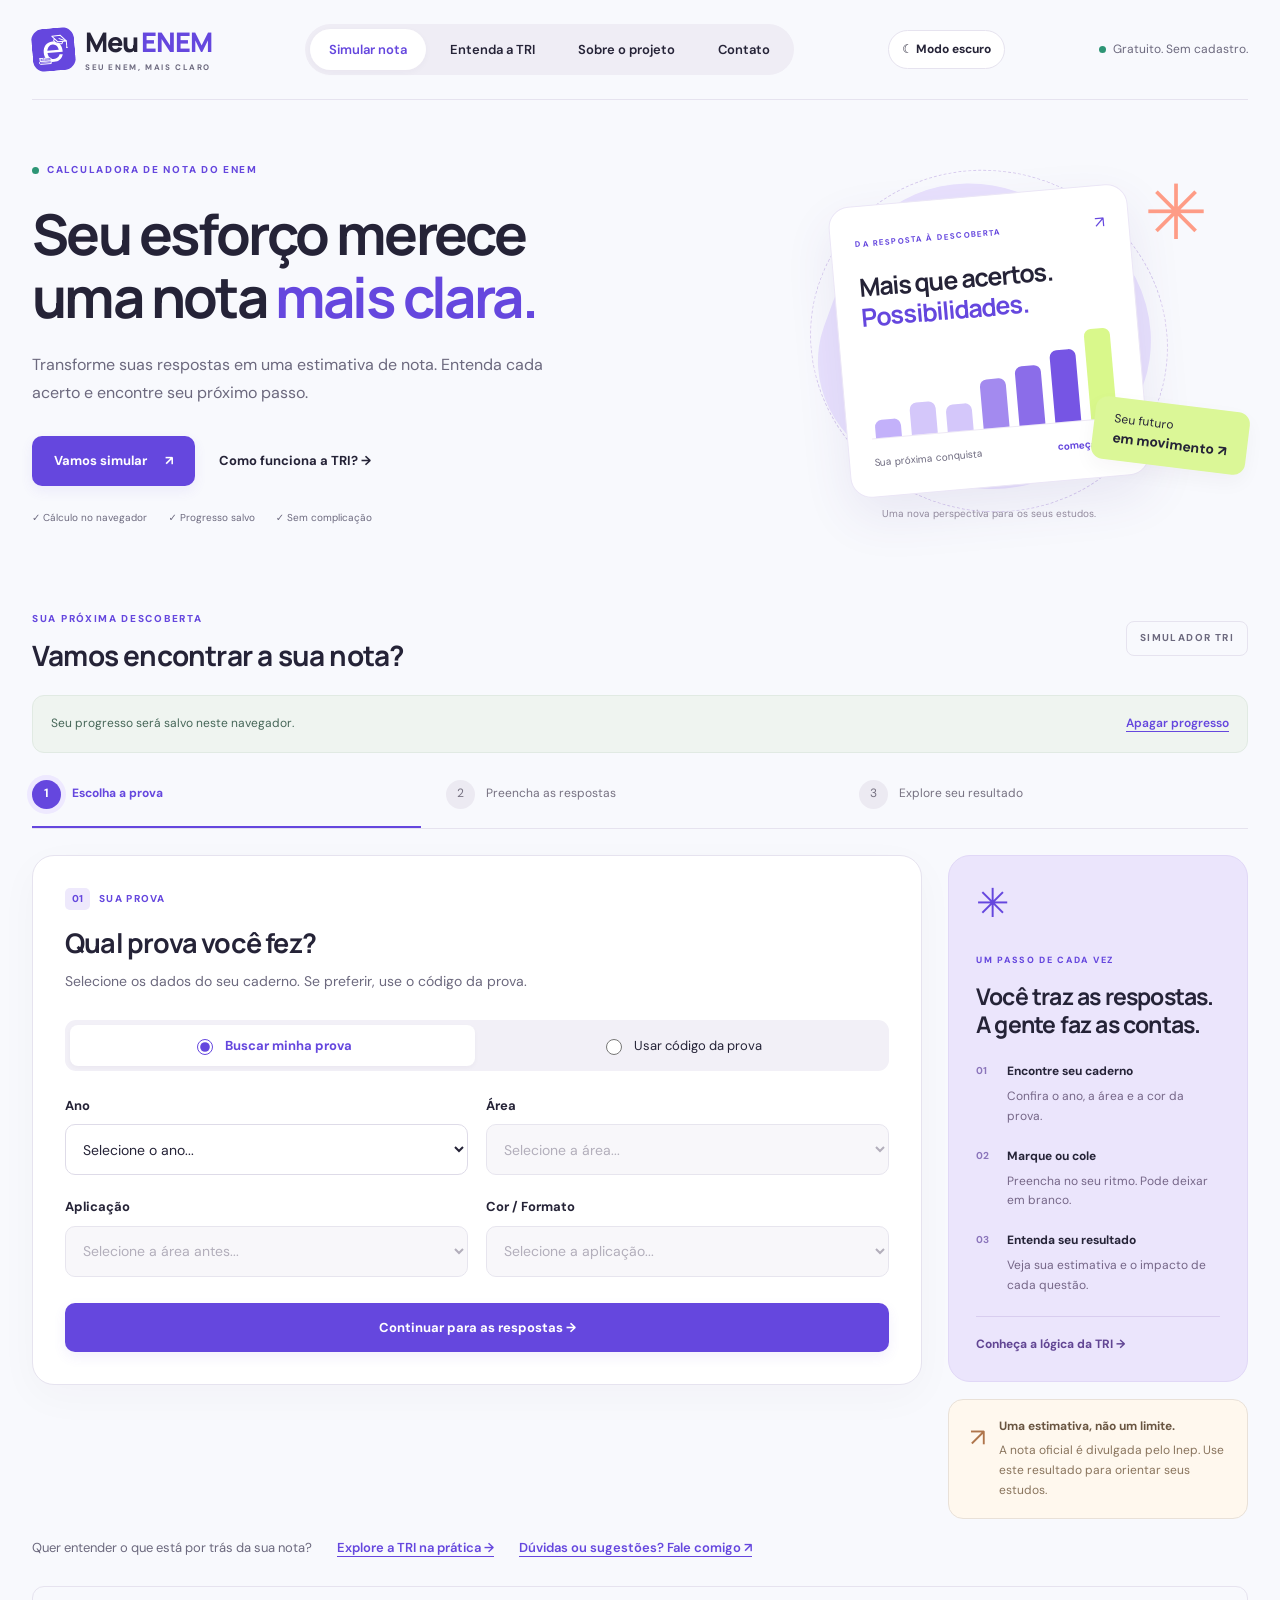
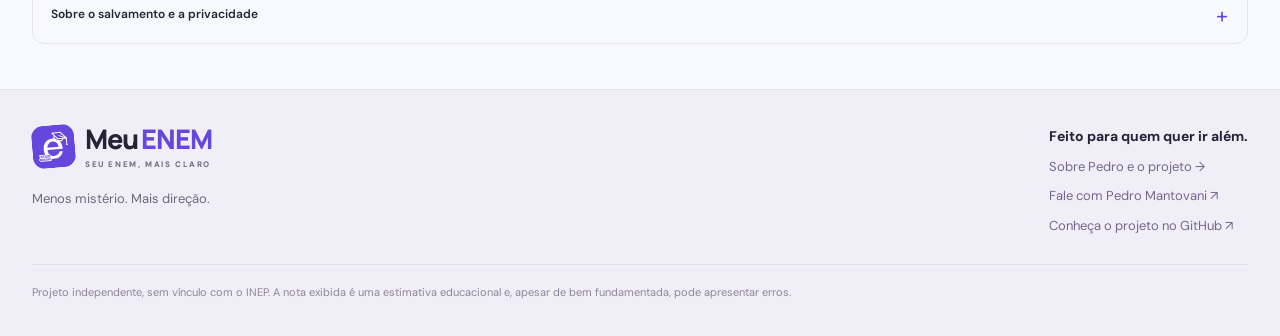
<file: index.html>
<!--
CÓDIGO GERADO COM CLAUDE AI, GEMINI E CHATGPT COM BASE NOS CÓDIGOS ORIGINAIS EM PYTHON
Os códigos originais foram intensamente testados e estão disponíveis em:
https://github.com/pedro-mantovani/calculadora_ENEM
O erro médio é inferior a presisão mostrada no ENEM (um décimo)
-->

<!DOCTYPE html>
<html lang="pt-BR">
  <head>
    <meta charset="UTF-8" />
    <meta name="viewport" content="width=device-width, initial-scale=1.0" />
    <title>Meu ENEM — Calculadora de nota do ENEM com TRI</title>
    <meta
      name="description"
      content="Calcule sua nota do ENEM pela Teoria de Resposta ao Item e veja o impacto de cada questão, direto no navegador."
    />
    <link rel="preconnect" href="https://fonts.googleapis.com" />
    <link rel="preconnect" href="https://fonts.gstatic.com" crossorigin />
    <link
      href="https://fonts.googleapis.com/css2?family=DM+Sans:wght@400;500;600;700&family=Manrope:wght@400;500;600;700;800&display=swap"
      rel="stylesheet"
    />
    <script src="theme.js"></script>
    <link rel="stylesheet" href="style.css" />
    <meta name="theme-color" content="#6547de" />
    <link rel="icon" type="image/svg+xml" href="favicon.svg" />
  </head>
  <body class="calculator-page">
    <!-- Google tag (gtag.js) -->
    <script async src="https://www.googletagmanager.com/gtag/js?id=G-W03G5R3L4E"></script>
    <script>
      window.dataLayer = window.dataLayer || [];
      function gtag() {
        dataLayer.push(arguments);
      }
      gtag("js", new Date());

      gtag("config", "G-W03G5R3L4E");
    </script>

    <a class="skip-link" href="#step-identificacao">Pular para a calculadora</a>
    <nav class="topbar" aria-label="Navegação principal">
      <a class="brand" href="index.html" aria-label="Meu ENEM — início"
        ><span class="brand-icon" aria-hidden="true"
          ><img src="favicon.svg" alt="" width="43" height="43" /></span
        ><span
          >Meu <span class="brand-accent">ENEM</span
          ><span class="brand-sub">SEU ENEM, MAIS CLARO</span></span
        ></a
      >
      <div class="nav-links">
        <a href="index.html" aria-current="page">Simular nota</a
        ><a href="como-funciona.html">Entenda a TRI</a><a href="sobre.html">Sobre o projeto</a
        ><a href="contato.html">Contato</a>
      </div>
      <button class="theme-toggle" type="button" aria-pressed="false">Modo escuro</button
      ><span class="nav-note"><span class="live-dot"></span> Gratuito. Sem cadastro.</span>
    </nav>
    <header class="page-intro calculator-intro">
      <div class="hero-copy">
        <span class="eyebrow"><span class="live-dot"></span> CALCULADORA DE NOTA DO ENEM</span>
        <h1>Seu esforço merece<br />uma nota <em>mais clara.</em></h1>
        <p>
          Transforme suas respostas em uma estimativa de nota. Entenda cada acerto e encontre seu
          próximo passo.
        </p>
        <div class="hero-actions">
          <a class="btn-primary" href="#step-identificacao"
            >Vamos simular <span aria-hidden="true">↗</span></a
          ><a class="learn-link" href="como-funciona.html"
            >Como funciona a TRI? <span aria-hidden="true">→</span></a
          >
        </div>
        <div class="hero-tags">
          <span>✓ Cálculo no navegador</span><span>✓ Progresso salvo</span
          ><span>✓ Sem complicação</span>
        </div>
      </div>
      <div class="hero-visual" aria-hidden="true">
        <div class="visual-orbit"></div>
        <span class="visual-star">✳</span>
        <div class="visual-card">
          <div class="visual-card-top">
            <span class="visual-badge">DA RESPOSTA À DESCOBERTA</span><span>↗</span>
          </div>
          <h2>Mais que acertos.<br /><span>Possibilidades.</span></h2>
          <div class="visual-bars"><i></i><i></i><i></i><i></i><i></i><i></i><i></i></div>
          <div class="visual-card-bottom">
            <span>Sua próxima conquista</span><b>começa aqui.</b>
          </div>
        </div>
        <div class="visual-sticker">Seu futuro<br /><strong>em movimento ↗</strong></div>
        <span class="visual-caption">Uma nova perspectiva para os seus estudos.</span>
      </div>
    </header>
    <main id="simulador">
      <div class="workspace-title">
        <div>
          <span class="eyebrow">SUA PRÓXIMA DESCOBERTA</span>
          <h2>Vamos encontrar a sua nota?</h2>
        </div>
        <span class="workspace-label">SIMULADOR TRI</span>
      </div>
      <div class="session-bar">
        <span id="storage-status" role="status" aria-live="polite"
          >Seu progresso será salvo neste navegador.</span
        >
        <div>
          <button id="btn-trocar" class="text-button" type="button" hidden>Trocar prova</button
          ><button id="btn-limpar" class="text-button" type="button">Apagar progresso</button>
        </div>
      </div>
      <p class="exam-summary" id="exam-summary" hidden></p>
      <ol class="journey" aria-label="Etapas da simulação">
        <li class="active" data-stage="1">
          <button type="button" data-go-stage="1" aria-current="step">
            <span>1</span> Escolha a prova
          </button>
        </li>
        <li data-stage="2">
          <button type="button" data-go-stage="2"><span>2</span> Preencha as respostas</button>
        </li>
        <li data-stage="3">
          <button type="button" data-go-stage="3"><span>3</span> Explore seu resultado</button>
        </li>
      </ol>
      <p id="journey-status" class="hint" role="status" aria-live="polite"></p>
      <div class="calculator-layout">
        <div class="calculator-panels" id="calculator-panels">
          <!-- STEP 1: Identificação -->
          <section id="step-identificacao" class="card step">
            <div class="card-label"><span class="step-index">01</span> Sua prova</div>
            <h2>Qual prova você fez?</h2>
            <p class="card-desc">
              Selecione os dados do seu caderno. Se preferir, use o código da prova.
            </p>

            <!-- Alternador de Modos de Entrada -->
            <div class="input-mode-toggle" style="margin-bottom: 22px">
              <label class="radio-label">
                <input type="radio" name="input_mode" value="cascata" checked />
                Buscar minha prova
              </label>
              <label class="radio-label">
                <input type="radio" name="input_mode" value="codigo" />
                Usar código da prova
              </label>
            </div>

            <!-- Filtros em cascata -->
            <div id="bloco-cascata">
              <div class="field-grid" id="filtros-cascata">
                <div class="field-row">
                  <label for="sel-ano">Ano</label>
                  <select id="sel-ano">
                    <option value="">Carregando...</option>
                  </select>
                </div>
                <div class="field-row">
                  <label for="sel-area">Área</label>
                  <select id="sel-area" disabled>
                    <option value="">Selecione o ano...</option>
                  </select>
                </div>
                <div class="field-row">
                  <label for="sel-aplicacao">Aplicação</label>
                  <select id="sel-aplicacao" disabled>
                    <option value="">Selecione a área...</option>
                  </select>
                </div>
                <div class="field-row">
                  <label for="sel-cor">Cor / Formato</label>
                  <select id="sel-cor" disabled>
                    <option value="">Selecione a aplicação...</option>
                  </select>
                </div>
              </div>
            </div>

            <!-- Alternativa direta: digitar o código único -->
            <div
              id="bloco-codigo"
              style="
                margin-top: 16px;
                margin-bottom: 22px;
                border-top: 1px dashed var(--paper-line);
                padding-top: 22px;
                opacity: 0.5;
                pointer-events: none;
              "
            >
              <div class="field-row">
                <label for="input-prova">Código direto da prova</label>
                <input type="text" id="input-prova" placeholder="Ex: 1201" inputmode="numeric" />
              </div>
            </div>

            <!-- Bloco com informações sobre Erro Médio e Erro Máximo -->
            <div id="info-precisao-prova" class="info-precisao hidden">
              <details>
                <summary>Ver precisão para esta prova</summary>
                <div class="precisao-header">
                  <span class="precisao-badge">Métricas de validação do modelo</span>
                  <span data-precision-help></span>
                </div>
                <div class="precisao-grid">
                  <div class="precisao-item">
                    <span class="precisao-label">Erro Médio da Amostra</span>
                    <span class="precisao-valor" id="val-erro-medio">—</span>
                  </div>
                  <div class="precisao-item">
                    <span class="precisao-label">Erro Máximo Observado</span>
                    <span class="precisao-valor" id="val-erro-maximo">—</span>
                  </div>
                </div>
                <p class="precisao-obs" id="precisao-obs"></p>
              </details>
            </div>

            <button id="btn-carregar" class="btn-primary">Continuar para as respostas →</button>
            <p role="status" aria-live="polite" class="hint" id="hint-identificacao"></p>
          </section>

          <!-- STEP 2: Idioma (somente Linguagens) -->
          <section id="step-idioma" class="card step hidden">
            <div class="card-label"><span class="step-index">02</span> Língua estrangeira</div>
            <h2>Inglês ou espanhol?</h2>
            <p class="card-desc">
              Sua prova de Linguagens teve um caderno específico para a língua estrangeira escolhida
              no dia da prova.
            </p>

            <div class="choice-row" id="idioma-choice">
              <button class="choice-btn" data-lingua="0">Inglês</button>
              <button class="choice-btn" data-lingua="1">Espanhol</button>
            </div>

            <p role="status" aria-live="polite" class="hint" id="hint-idioma"></p>
          </section>

          <!-- STEP 3: Cartão resposta -->
          <section id="step-respostas" class="card step hidden">
            <div class="card-label">
              <span class="step-index" id="step-respostas-index">02</span> Cartão-resposta
            </div>
            <h2><span id="area-nome"></span></h2>
            <p class="card-desc">
              <span id="num-questoes"></span> questões, posições <span id="pos-range"></span>.
              Selecione uma alternativa por questão ou cole suas respostas de uma vez.
            </p>

            <details class="optional-panel">
              <summary>Colar uma sequência de respostas</summary>
              <label class="paste-label" for="input-colar"
                >Já tem suas respostas? Cole aqui para preencher mais rápido.</label
              >
              <div class="paste-row">
                <textarea
                  id="input-colar"
                  rows="3"
                  placeholder="DCACDCAABCAAABEEDBACBDDBDDACBABDCCDCCCBABEDDB"
                  spellcheck="false"
                  aria-describedby="paste-help"
                ></textarea>
              </div>
              <p id="paste-help" class="input-help">
                Cole letras, separadas ou juntas, ou respostas numeradas (1:A 2:B). Use -, _, X, ?
                ou 0 para branco. Espaços e quebras de linha separam respostas; vírgulas
                consecutivas preservam um branco.
              </p>
              <div class="paste-actions">
                <section class="paste-action">
                  <h3>Substituir tudo</h3>
                  <p>
                    Preenche desde a primeira posição. As posições não informadas ficam em branco.
                  </p>
                  <button id="btn-colar" class="btn-secondary" type="button">
                    Substituir cartão
                  </button>
                </section>
                <section class="paste-action">
                  <h3>Mesclar com meu cartão</h3>
                  <p>
                    Aplica o trecho colado e preserva as demais posições. Marcadores de branco
                    apagam a resposta naquela posição.
                  </p>
                  <label for="paste-start">Começar na posição do cartão</label>
                  <input
                    id="paste-start"
                    type="number"
                    min="1"
                    value="1"
                    aria-describedby="paste-numbered-help"
                  />
                  <button id="btn-mesclar" class="btn-secondary" type="button">
                    Mesclar respostas
                  </button>
                </section>
              </div>
              <p id="paste-numbered-help" class="input-help">
                Posição 1 é a primeira questão deste cartão, mesmo que o caderno comece em 136. Em
                listas numeradas (136:A 137:B ou 1:A 2:B), os números indicam o destino e a posição
                inicial é ignorada.
              </p>
              <p id="paste-status" class="hint" role="status" aria-live="polite"></p>
              <div class="paste-row">
                <button id="btn-desfazer" class="btn-secondary" type="button" disabled>
                  Desfazer preenchimento
                </button>
              </div>
            </details>
            <div class="correction-toggle" style="margin-bottom: 16px">
              <label class="radio-label">
                <input type="checkbox" id="check-correcao" />
                Mostrar correção (acertos, erros e gabarito)
              </label>
            </div>

            <div class="answer-progress">
              <span id="answer-count" role="status">0 respostas preenchidas</span
              ><progress
                id="answer-progress"
                value="0"
                max="45"
                aria-label="Progresso do cartão"
              ></progress>
            </div>
            <div class="correction-legend">
              Na correção: <span>✓ verde = gabarito</span
              ><span>× vermelho = resposta incorreta</span>
            </div>
            <p class="input-help">
              Leia de cima para baixo em cada coluna. Clique novamente na alternativa marcada ou em
              “–” para deixar em branco. No cálculo, branco conta como erro; itens anulados são
              desconsiderados.
            </p>
            <div
              id="bubble-sheet"
              class="bubble-sheet"
              role="group"
              aria-label="Cartão resposta"
            ></div>

            <button id="btn-calcular" class="btn-primary">Descobrir minha nota →</button>
            <p role="status" aria-live="polite" class="hint" id="hint-respostas"></p>
          </section>

          <!-- STEP 4: Resultado -->
          <section id="step-resultado" class="card step hidden">
            <div class="card-label">
              <span class="step-index">03</span> Seu próximo passo começa aqui
            </div>

            <p class="result-kicker">SEU RESULTADO ESTIMADO</p>
            <div class="score-block">
              <div class="score-main">
                <span class="score-label" id="score-area-label"></span>
                <span class="score-number" id="score-nota">—</span>
                <span class="score-unit">pontos</span>
              </div>
              <details class="technical-details">
                <summary>Ver habilidade estimada (θ)</summary>
                <p>
                  θ = <span id="score-theta">—</span>.
                  <a href="como-funciona.html#estimativa">Entenda este valor.</a>
                </p>
              </details>
              <div class="score-theta">
                Acertos = <span id="score-acertos">—</span> /
                <span id="total-questoes-resultado">—</span>
              </div>
            </div>

            <p id="result-blanks" class="input-help"></p>
            <section
              id="result-precision"
              class="info-precisao"
              aria-label="Precisão da prova"
            ></section>
            
            <details class="optional-panel" id="impact-details" open>
              <summary>Explorar o impacto de cada questão</summary>
              <p class="card-desc">
                Veja a diferença entre sua nota atual e a nota com essa resposta invertida. Impacto
                = nota atual − nota com a resposta invertida. Positivo: pontos que você perderia ao
                errar. Negativo: pontos que ganharia ao acertar. Questões anuladas não afetam a
                nota.
              </p>

              <div class="impact-controls">
                <label for="impact-sort"
                  >Ordenar por<select id="impact-sort">
                    <option value="ascending">Impacto crescente</option>
                    <option value="descending">Impacto decrescente</option>
                    <option value="question">Ordem das questões</option>
                    <option value="magnitude">Maior impacto absoluto</option>
                  </select></label
                >
                <label for="impact-filter"
                  >Mostrar<select id="impact-filter">
                    <option value="all">Todas as questões</option>
                    <option value="correct">Acertos</option>
                    <option value="wrong">Erros e brancos</option>
                    <option value="blank">Em branco</option>
                    <option value="void">Anuladas / desconsideradas</option>
                  </select></label
                >
              </div>
              <p id="impact-count" class="input-help" role="status" aria-live="polite"></p>
              <div id="loading-deltas" class="loading hidden">
                <span class="spinner" aria-hidden="true"></span> Recalculando 1 questão de cada vez
                para medir o impacto...
              </div>

              <div id="delta-table" class="delta-table"></div>
            </details>

            <div class="result-actions">
              <button id="btn-refazer" class="btn-primary">Revisar minhas respostas</button
              ><button id="btn-exportar" class="btn-secondary" type="button">Baixar TXT ↓</button
              ><button id="btn-imprimir" class="btn-secondary" type="button">Baixar PDF ↓</button>
            </div>
            <p id="export-status" class="hint" role="status" aria-live="polite"></p>
          </section>
        </div>
        <aside class="workspace-aside" aria-label="Dicas para simular">
          <div class="aside-tip">
            <span class="aside-icon">✳</span><span class="eyebrow">UM PASSO DE CADA VEZ</span>
            <h2>Você traz as respostas.<br />A gente faz as contas.</h2>
            <ol>
              <li>
                <b>Encontre seu caderno</b><span>Confira o ano, a área e a cor da prova.</span>
              </li>
              <li>
                <b>Marque ou cole</b><span>Preencha no seu ritmo. Pode deixar em branco.</span>
              </li>
              <li>
                <b>Entenda seu resultado</b
                ><span>Veja sua estimativa e o impacto de cada questão.</span>
              </li>
            </ol>
            <a href="como-funciona.html">Conheça a lógica da TRI →</a>
          </div>
          <div class="aside-note">
            <span>↗</span>
            <p>
              <b>Uma estimativa, não um limite.</b>A nota oficial é divulgada pelo Inep. Use este
              resultado para orientar seus estudos.
            </p>
          </div>
        </aside>
      </div>
      <div class="bottom-links">
        <p>Quer entender o que está por trás da sua nota?</p>
        <a href="como-funciona.html">Explore a TRI na prática →</a
        ><a href="contato.html">Dúvidas ou sugestões? Fale comigo ↗</a>
      </div>
      <details class="optional-panel privacy-note">
        <summary>Sobre o salvamento e a privacidade</summary>
        <p>
          Sua seleção e suas respostas são salvas automaticamente no armazenamento local deste
          navegador. Elas não são enviadas para um servidor e não são sincronizadas entre
          dispositivos. Em navegação privada ou ao limpar os dados do navegador, o progresso pode
          ser perdido. O site monitora o tráfego a fim de medir o impacto do projeto.
        </p>
      </details>
    </main>

    <footer>
      <div>
        <a class="brand" href="index.html" aria-label="Meu ENEM — início"
          ><span class="brand-icon" aria-hidden="true"
            ><img src="favicon.svg" alt="" width="43" height="43" /></span
          ><span
            >Meu <span class="brand-accent">ENEM</span
            ><span class="brand-sub">SEU ENEM, MAIS CLARO</span></span
          ></a
        >
        <p>Menos mistério. Mais direção.</p>
      </div>
      <div class="footer-contact">
        <strong>Feito para quem quer ir além.</strong
        ><a href="sobre.html">Sobre Pedro e o projeto →</a
        ><a href="mailto:pedro.mantovani6@usp.br">Fale com Pedro Mantovani ↗</a
        ><a
          href="https://github.com/pedro-mantovani/site_calculadora_ENEM"
          target="_blank"
          rel="noopener noreferrer"
          >Conheça o projeto no GitHub ↗</a
        >
      </div>
      <small
        >Projeto independente, sem vínculo com o INEP. A nota exibida é uma estimativa educacional
        e, apesar de bem fundamentada, pode apresentar erros.</small
      >
    </footer>
    <script src="ui-helpers.js"></script>
    <script src="pdf-fonts.js"></script>
    <script src="report.js"></script>
    <script src="script.js"></script>
    <noscript
      ><div class="noscript-note">
        Ative o JavaScript para usar a calculadora e as experiências interativas.
      </div></noscript
    >
  </body>
</html>
</file>
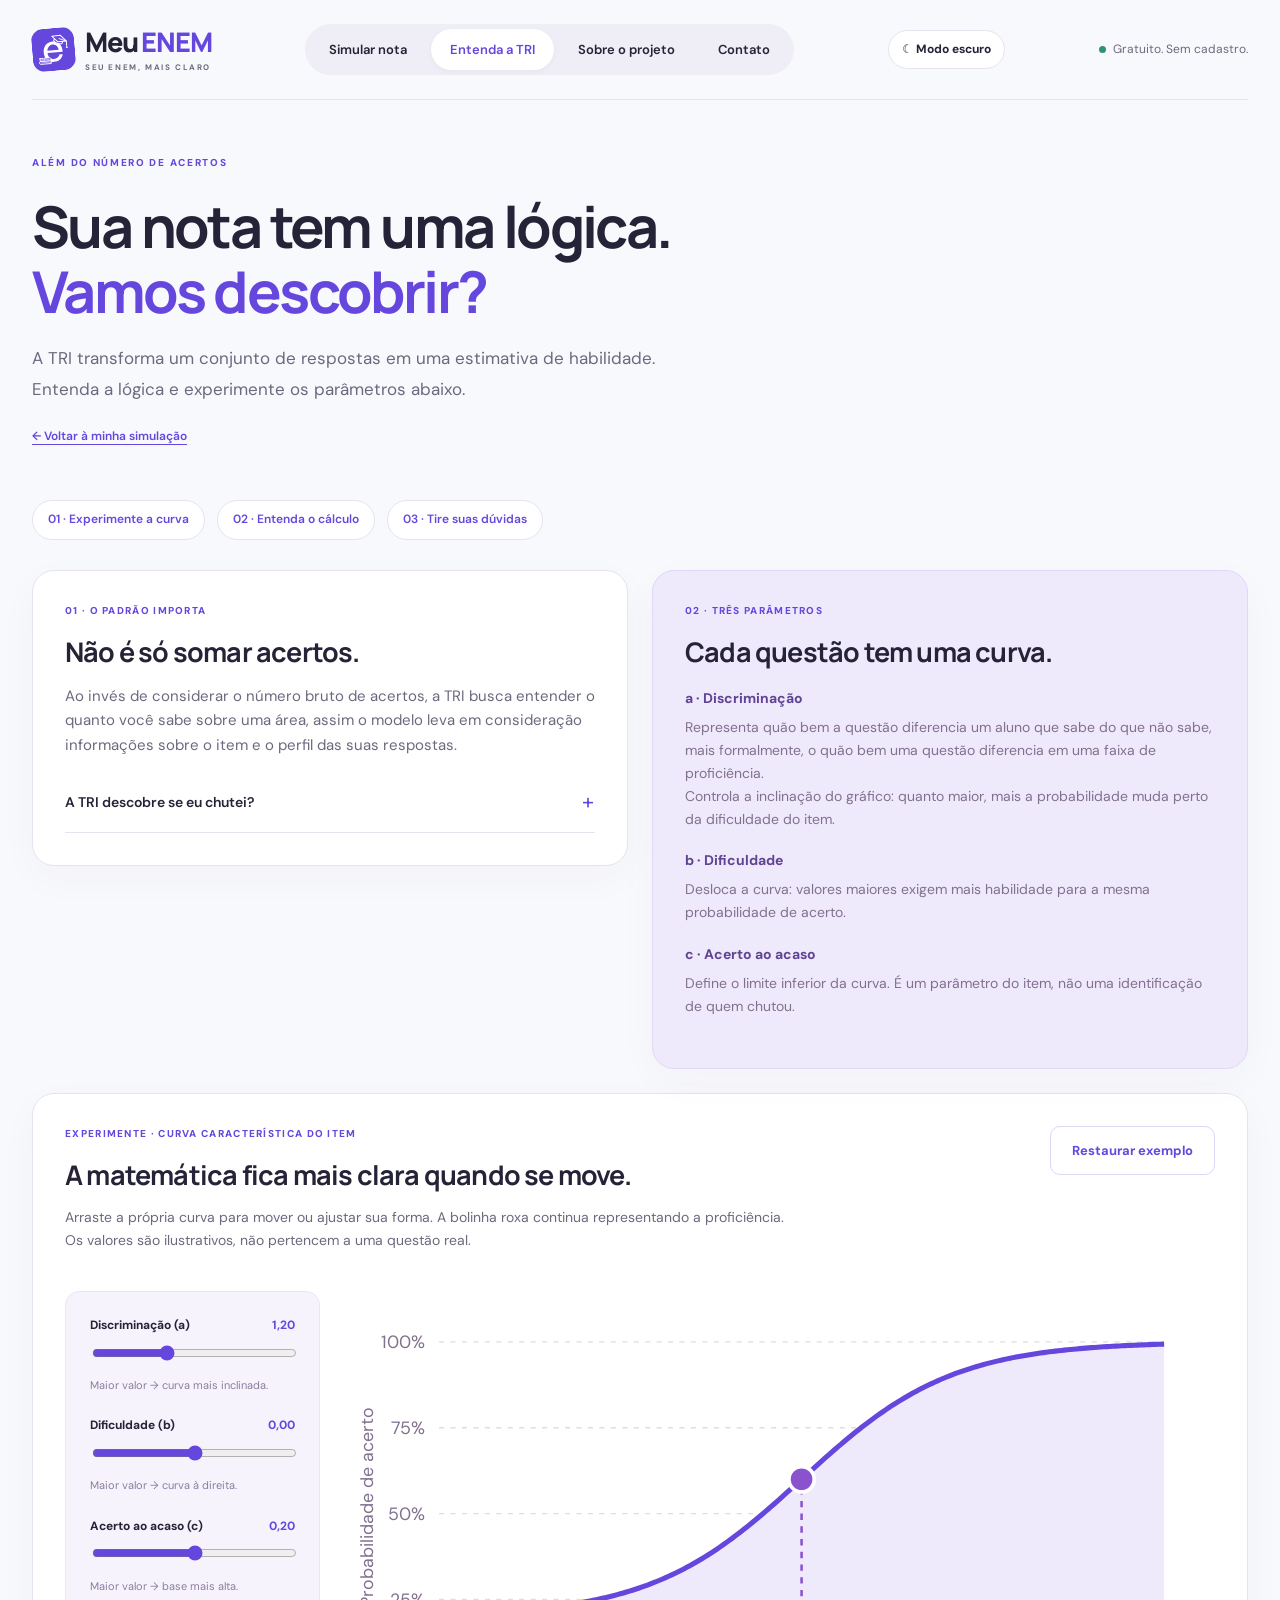
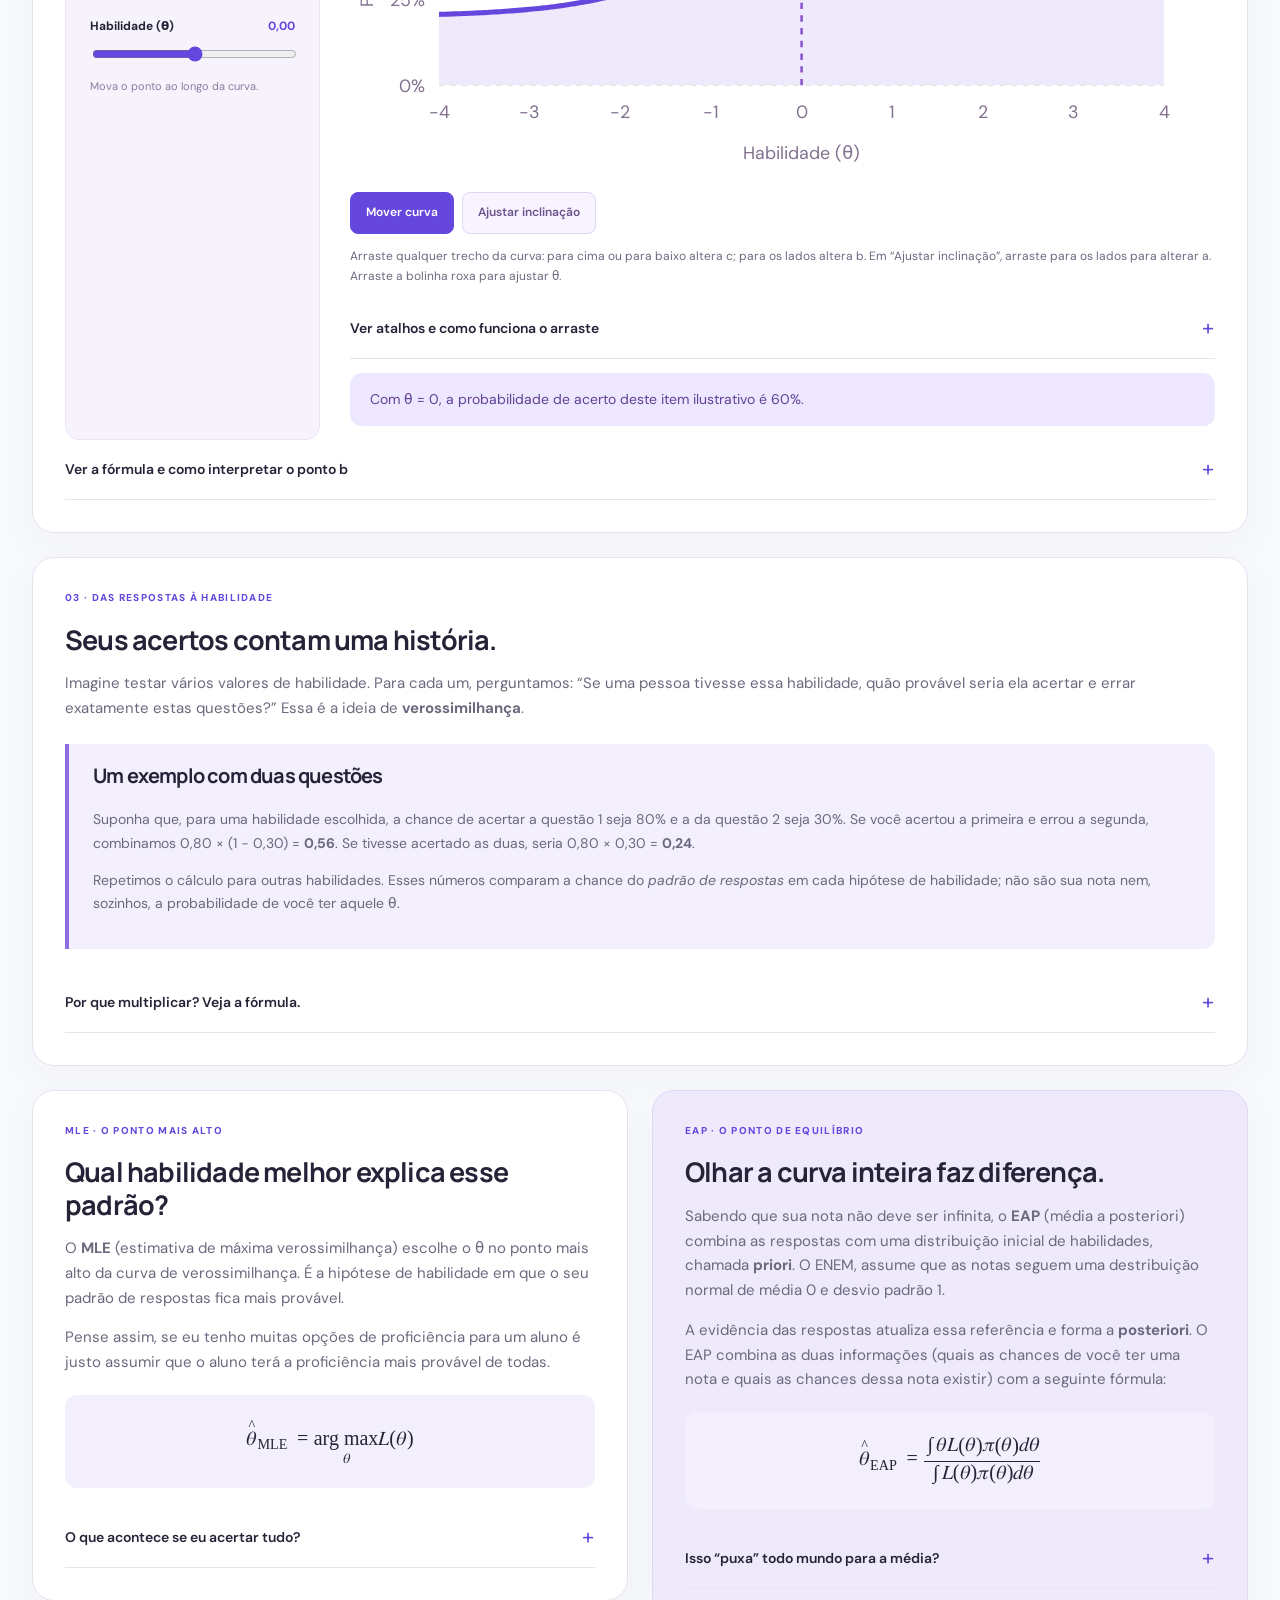
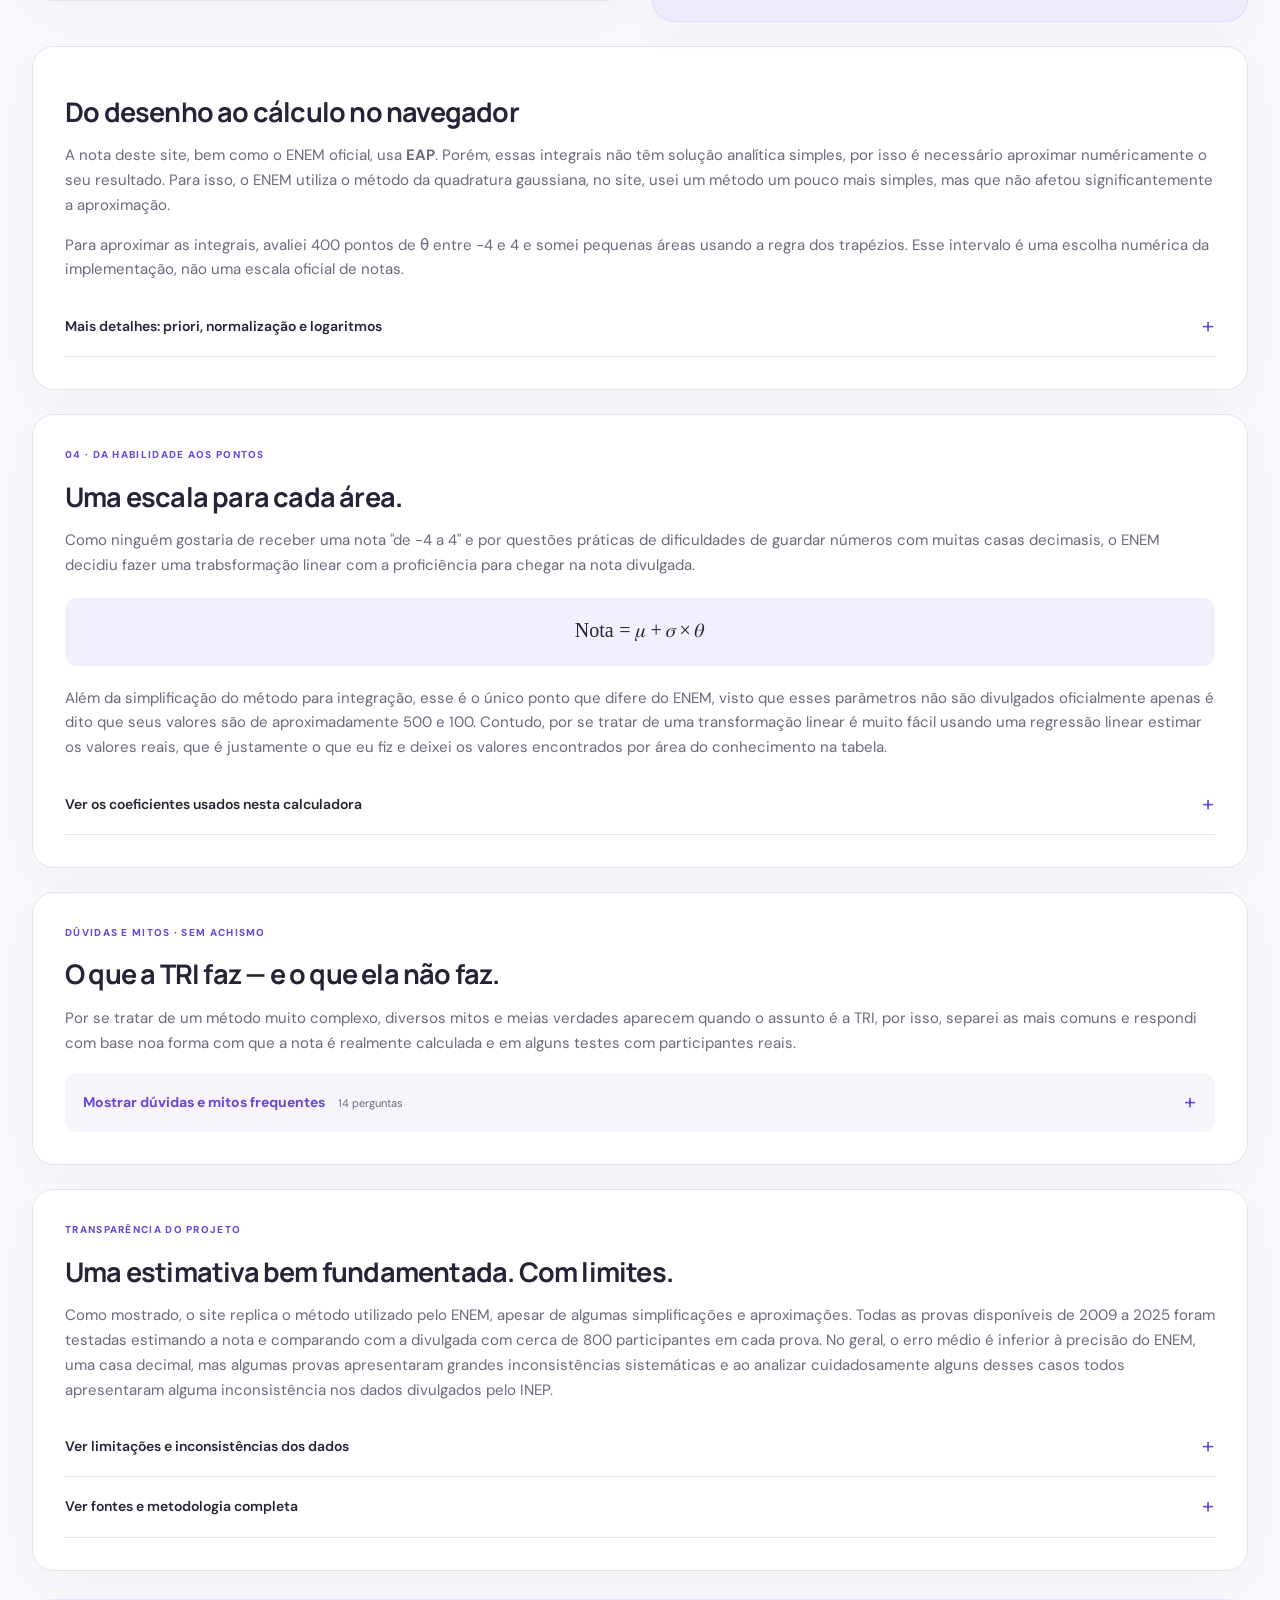
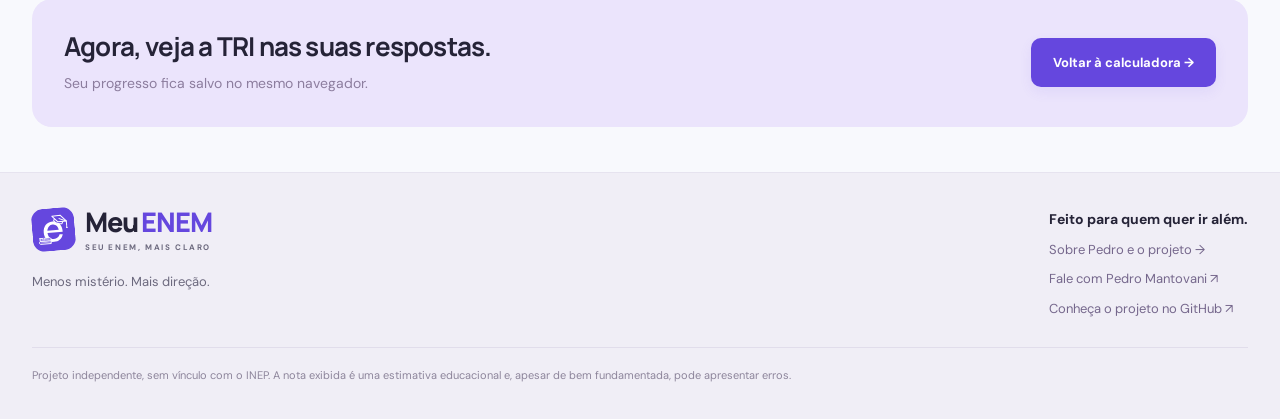
<file: como-funciona.html>
<!DOCTYPE html>
<html lang="pt-BR">
  <head>
    <meta charset="UTF-8" />
    <meta name="viewport" content="width=device-width, initial-scale=1.0" />
    <title>Entenda a TRI • Meu ENEM</title>
    <meta
      name="description"
      content="Entenda a estimativa de nota do ENEM, explore a curva TRI e conheça o projeto."
    />
    <link rel="preconnect" href="https://fonts.googleapis.com" />
    <link rel="preconnect" href="https://fonts.gstatic.com" crossorigin />
    <link
      href="https://fonts.googleapis.com/css2?family=DM+Sans:wght@400;500;600;700&family=Manrope:wght@400;500;600;700;800&display=swap"
      rel="stylesheet"
    />
    <script src="theme.js"></script>
    <link rel="stylesheet" href="style.css" />
    <meta name="theme-color" content="#6547de" />
    <link rel="icon" type="image/svg+xml" href="favicon.svg" />
  </head>
  <body>
    <a class="skip-link" href="#conteudo">Pular para o conteúdo</a>
    <nav class="topbar" aria-label="Navegação principal">
      <a class="brand" href="index.html" aria-label="Meu ENEM — início"
        ><span class="brand-icon" aria-hidden="true"
          ><img src="favicon.svg" alt="" width="43" height="43" /></span
        ><span
          >Meu <span class="brand-accent">ENEM</span
          ><span class="brand-sub">SEU ENEM, MAIS CLARO</span></span
        ></a
      >
      <div class="nav-links">
        <a href="index.html">Simular nota</a
        ><a href="como-funciona.html" aria-current="page">Entenda a TRI</a
        ><a href="sobre.html">Sobre o projeto</a><a href="contato.html">Contato</a>
      </div>
      <button class="theme-toggle" type="button" aria-pressed="false">Modo escuro</button
      ><span class="nav-note"><span class="live-dot"></span> Gratuito. Sem cadastro.</span>
    </nav>
    <header class="page-intro">
      <span class="eyebrow">ALÉM DO NÚMERO DE ACERTOS</span>
      <h1>Sua nota tem uma lógica.<br /><em>Vamos descobrir?</em></h1>
      <p>
        A TRI transforma um conjunto de respostas em uma estimativa de habilidade. Entenda a lógica
        e experimente os parâmetros abaixo.
      </p>
      <a class="text-button" href="index.html">← Voltar à minha simulação</a>
    </header>
    <main id="conteudo" class="learning-page">
      <nav class="learning-nav" aria-label="Nesta página">
        <a href="#laboratorio">01 · Experimente a curva</a
        ><a href="#estimativa">02 · Entenda o cálculo</a><a href="#mitos">03 · Tire suas dúvidas</a>
      </nav>
      <div class="learning-grid">
        <section class="card">
          <span class="card-label">01 · O PADRÃO IMPORTA</span>
          <h2>Não é só somar acertos.</h2>
          <p>
            Ao invés de considerar o número bruto de acertos, a TRI busca entender o quanto você
            sabe sobre uma área, assim o modelo leva em consideração informações sobre o item e o
            perfil das suas respostas.
          </p>
          <details>
            <summary>A TRI descobre se eu chutei?</summary>
            <p>
              Ela não identifica com certeza um chute individual. O modelo considera uma
              probabilidade de acerto ao acaso e usa o conjunto das respostas para estimar a
              habilidade. Não há uma quantidade fixa de pontos que uma questão “vale” para todas as
              pessoas.
            </p>
          </details>
        </section>
        <section class="card tinted">
          <span class="card-label">02 · TRÊS PARÂMETROS</span>
          <h2>Cada questão tem uma curva.</h2>
          <dl class="parameter-list">
            <div>
              <dt>a · Discriminação</dt>
              <dd>
                Representa quão bem a questão diferencia um aluno que sabe do que não sabe, mais
                formalmente, o quão bem uma questão diferencia em uma faixa de proficiência.<br />Controla
                a inclinação do gráfico: quanto maior, mais a probabilidade muda perto da
                dificuldade do item.
              </dd>
            </div>
            <div>
              <dt>b · Dificuldade</dt>
              <dd>
                Desloca a curva: valores maiores exigem mais habilidade para a mesma probabilidade
                de acerto.
              </dd>
            </div>
            <div>
              <dt>c · Acerto ao acaso</dt>
              <dd>
                Define o limite inferior da curva. É um parâmetro do item, não uma identificação de
                quem chutou.
              </dd>
            </div>
          </dl>
        </section>
      </div>
      <section class="card interactive-card" id="laboratorio">
        <div class="section-heading">
          <div>
            <span class="card-label">EXPERIMENTE · CURVA CARACTERÍSTICA DO ITEM</span>
            <h2>A matemática fica mais clara quando se move.</h2>
            <p>
              Arraste a própria curva para mover ou ajustar sua forma. A bolinha roxa continua
              representando a proficiência. Os valores são ilustrativos, não pertencem a uma questão
              real.
            </p>
          </div>
          <button id="reset-curve" class="btn-secondary" type="button">Restaurar exemplo</button>
        </div>
        <div class="chart-layout">
          <div class="chart-controls">
            <label for="param-a"
              >Discriminação (a) <output id="value-a" for="param-a">1,20</output></label
            ><input id="param-a" type="range" min="0.2" max="3" step="0.05" value="1.2" />
            <p>Maior valor → curva mais inclinada.</p>
            <label for="param-b"
              >Dificuldade (b) <output id="value-b" for="param-b">0,00</output></label
            ><input id="param-b" type="range" min="-3" max="3" step="0.1" value="0" />
            <p>Maior valor → curva à direita.</p>
            <label for="param-c"
              >Acerto ao acaso (c) <output id="value-c" for="param-c">0,20</output></label
            ><input id="param-c" type="range" min="0" max="0.4" step="0.01" value="0.2" />
            <p>Maior valor → base mais alta.</p>
            <label for="param-theta"
              >Habilidade (θ) <output id="value-theta" for="param-theta">0,00</output></label
            ><input id="param-theta" type="range" min="-4" max="4" step="0.1" value="0" />
            <p>Mova o ponto ao longo da curva.</p>
          </div>
          <div class="chart-display">
            <svg
              id="tri-chart-direct"
              viewBox="0 0 680 380"
              role="group"
              aria-labelledby="chart-title chart-desc"
            >
              <title id="chart-title">Probabilidade de acerto por habilidade</title>
              <desc id="chart-desc">
                Curva do modelo logístico de três parâmetros, atualizada pelos controles. A
                probabilidade no ponto selecionado também aparece abaixo.
              </desc>
              <g id="chart-grid"></g>
              <path id="curve-area" fill="#efe9fc"></path>
              <path
                id="curve-path"
                fill="none"
                stroke="#6547de"
                stroke-width="4"
                pointer-events="none"
              ></path>
              <path
                id="curve-hit"
                fill="none"
                stroke="transparent"
                stroke-width="30"
                tabindex="0"
                role="slider"
                aria-label="Curva TRI: use as setas para mover e Shift mais esquerda ou direita para ajustar a inclinação"
              ></path>
              <line id="theta-line" stroke="#8b52ce" stroke-width="2" stroke-dasharray="5 5"></line>
              <circle
                id="theta-dot"
                class="drag-handle"
                data-param="theta"
                tabindex="0"
                role="slider"
                aria-label="Habilidade theta: arraste horizontalmente"
                r="10"
                fill="#8b52ce"
                stroke="white"
                stroke-width="3"
              ></circle>
              <text x="355" y="368" text-anchor="middle">Habilidade (θ)</text>
              <text x="18" y="170" transform="rotate(-90 18 170)" text-anchor="middle">
                Probabilidade de acerto
              </text>
            </svg>
            <div class="curve-toolbar" role="group" aria-label="Como manipular a curva">
              <button type="button" class="curve-mode active" data-mode="move" aria-pressed="true">
                Mover curva</button
              ><button type="button" class="curve-mode" data-mode="scale" aria-pressed="false">
                Ajustar inclinação
              </button>
            </div>
            <p id="drag-instructions" class="input-help">
              Arraste qualquer trecho da curva: para cima ou para baixo altera c; para os lados
              altera b. Em “Ajustar inclinação”, arraste para os lados para alterar a. Arraste a
              bolinha roxa para ajustar θ.
            </p>
            <details class="gesture-help">
              <summary>Ver atalhos e como funciona o arraste</summary>
              <p>
                No computador, segure Shift ao arrastar a curva para ajustar sua inclinação sem
                trocar de modo. No celular, use os botões acima e arraste com o dedo. A curva sempre
                continua seguindo a fórmula TRI: mover para cima altera c, então a mudança não é uma
                translação rígida de toda a imagem.
              </p>
              <p>
                Ao selecionar a curva com Tab: esquerda/direita muda b, cima/baixo muda c, e Shift +
                esquerda/direita muda a. Na bolinha roxa, as setas ajustam θ. Os controles ao lado
                continuam disponíveis.
              </p>
            </details>
            <p class="chart-readout" id="curve-readout" role="status" aria-live="polite"></p>
          </div>
        </div>
        <details>
          <summary>Ver a fórmula e como interpretar o ponto b</summary>
          <div class="math-block">
            <math
              xmlns="http://www.w3.org/1998/Math/MathML"
              display="block"
              aria-label="Probabilidade de acerto: c mais um menos c dividido por um mais e elevado a menos a vezes theta menos b"
              ><mi>P</mi><mo>(</mo><mi>θ</mi><mo>)</mo><mo>=</mo><mi>c</mi><mo>+</mo
              ><mfrac
                ><mrow><mn>1</mn><mo>−</mo><mi>c</mi></mrow
                ><mrow
                  ><mn>1</mn><mo>+</mo
                  ><msup
                    ><mi>e</mi
                    ><mrow
                      ><mo>−</mo><mi>a</mi><mo>(</mo><mi>θ</mi><mo>−</mo><mi>b</mi><mo>)</mo></mrow
                    ></msup
                  ></mrow
                ></mfrac
              ></math
            >
          </div>
          <p>
            Quando θ = b, a probabilidade é (1 + c) / 2. Com c = 0,20, isso corresponde a 60%, e não
            a 50%.
          </p>
        </details>
      </section>
      <section class="card" id="estimativa">
        <span class="card-label">03 · DAS RESPOSTAS À HABILIDADE</span>
        <h2>Seus acertos contam uma história.</h2>
        <p>
          Imagine testar vários valores de habilidade. Para cada um, perguntamos: “Se uma pessoa
          tivesse essa habilidade, quão provável seria ela acertar e errar exatamente estas
          questões?” Essa é a ideia de <strong>verossimilhança</strong>.
        </p>
        <div class="worked-example">
          <h3>Um exemplo com duas questões</h3>
          <p>
            Suponha que, para uma habilidade escolhida, a chance de acertar a questão 1 seja 80% e a
            da questão 2 seja 30%. Se você acertou a primeira e errou a segunda, combinamos 0,80 ×
            (1 − 0,30) = <strong>0,56</strong>. Se tivesse acertado as duas, seria 0,80 × 0,30 =
            <strong>0,24</strong>.
          </p>
          <p>
            Repetimos o cálculo para outras habilidades. Esses números comparam a chance do
            <em>padrão de respostas</em> em cada hipótese de habilidade; não são sua nota nem,
            sozinhos, a probabilidade de você ter aquele θ.
          </p>
        </div>
        <details>
          <summary>Por que multiplicar? Veja a fórmula.</summary>
          <p>
            Imagine que você quer medir a chance de em dois lançamentos consecutivos de uma moeda o
            resultado ser respectivamente cara e coroa. Para isso, basta multiplicar a probabilidade
            de cair cara pela probabilidade de cair coroa.<br />É a mesma coisa para os itens,
            supomos que eles são independentes entre si e multiplicamos cada probailidade indivudal
            de acerto ou erro.<br />Porém, como a probabilidade de acertar o item depende da
            proficiência, cada valor de θ tem uma probabilidade distinta de produzir determinado
            padrão de respostas. Por isso, fixamos θ, combinamos as probabilidades dos itens por
            multiplicação. Para um acerto usamos P; para um erro, 1 − P.
          </p>
          <div class="math-block">
            <math
              xmlns="http://www.w3.org/1998/Math/MathML"
              display="block"
              aria-label="Verossimilhança: produto das probabilidades dos acertos e dos erros"
              ><mi>L</mi><mo>(</mo><mi>θ</mi><mo>)</mo><mo>=</mo
              ><munderover
                ><mo>∏</mo><mrow><mi>i</mi><mo>=</mo><mn>1</mn></mrow
                ><mi>n</mi></munderover
              ><msup
                ><mrow
                  ><msub><mi>P</mi><mi>i</mi></msub
                  ><mo>(</mo><mi>θ</mi><mo>)</mo></mrow
                ><msub><mi>u</mi><mi>i</mi></msub></msup
              ><msup
                ><mrow
                  ><mo>[</mo><mn>1</mn><mo>−</mo><msub><mi>P</mi><mi>i</mi></msub
                  ><mo>(</mo><mi>θ</mi><mo>)</mo><mo>]</mo></mrow
                ><mrow
                  ><mn>1</mn><mo>−</mo><msub><mi>u</mi><mi>i</mi></msub></mrow
                ></msup
              ></math
            >
          </div>
          <p>
            uᵢ vale 1 para acerto e 0 para erro. n é o número de itens válidos. O símbolo ∏
            significa “multiplique todos estes fatores”.
          </p>
        </details>
      </section>
      <div class="learning-grid">
        <section class="card">
          <span class="card-label">MLE · O PONTO MAIS ALTO</span>
          <h2>Qual habilidade melhor explica esse padrão?</h2>
          <p>
            O <strong>MLE</strong> (estimativa de máxima verossimilhança) escolhe o θ no ponto mais
            alto da curva de verossimilhança. É a hipótese de habilidade em que o seu padrão de
            respostas fica mais provável.
          </p>
          <p>
            Pense assim, se eu tenho muitas opções de proficiência para um aluno é justo assumir que
            o aluno terá a proficiência mais provável de todas.
          </p>
          <div class="math-block">
            <math
              xmlns="http://www.w3.org/1998/Math/MathML"
              display="block"
              aria-label="Theta MLE é o valor de theta que maximiza a verossimilhança"
              ><msub
                ><mover><mi>θ</mi><mo>^</mo></mover
                ><mtext>MLE</mtext></msub
              ><mo>=</mo><munder><mtext>arg max</mtext><mi>θ</mi></munder
              ><mi>L</mi><mo>(</mo><mi>θ</mi><mo>)</mo></math
            >
          </div>
          <details>
            <summary>O que acontece se eu acertar tudo?</summary>
            <p>
              Com parâmetros de discriminação positivos, acertar todos os itens faz a
              verossimilhança crescer quando θ aumenta. Sem restrições, gráfico não teria um pico e
              sua proficiência mais provável seria infinita, afinal se você acertou todas as
              questões como eu posso dizer se você sabe "3" ou "999999"?. Se errar tudo, ocorre um
              problema análogo no outro extremo. Esse é um dos motivos para o ENEM não usar esse
              método para escolher a proficiência.
            </p>
          </details>
        </section>
        <section class="card tinted">
          <span class="card-label">EAP · O PONTO DE EQUILÍBRIO</span>
          <h2>Olhar a curva inteira faz diferença.</h2>
          <p>
            Sabendo que sua nota não deve ser infinita, o <strong>EAP</strong> (média a posteriori)
            combina as respostas com uma distribuição inicial de habilidades, chamada
            <strong>priori</strong>. O ENEM, assume que as notas seguem uma destribuição normal de
            média 0 e desvio padrão 1.
          </p>
          <p>
            A evidência das respostas atualiza essa referência e forma a
            <strong>posteriori</strong>. O EAP combina as duas informações (quais as chances de você
            ter uma nota e quais as chances dessa nota existir) com a seguinte fórmula:
          </p>
          <div class="math-block">
            <math
              xmlns="http://www.w3.org/1998/Math/MathML"
              display="block"
              aria-label="EAP: integral de theta vezes verossimilhança vezes priori dividida pela integral de verossimilhança vezes priori"
              ><msub
                ><mover><mi>θ</mi><mo>^</mo></mover
                ><mtext>EAP</mtext></msub
              ><mo>=</mo
              ><mfrac
                ><mrow
                  ><mo>∫</mo><mi>θ</mi><mi>L</mi><mo>(</mo><mi>θ</mi><mo>)</mo><mi>π</mi><mo>(</mo
                  ><mi>θ</mi><mo>)</mo><mi>d</mi><mi>θ</mi></mrow
                ><mrow
                  ><mo>∫</mo><mi>L</mi><mo>(</mo><mi>θ</mi><mo>)</mo><mi>π</mi><mo>(</mo><mi>θ</mi
                  ><mo>)</mo><mi>d</mi><mi>θ</mi></mrow
                ></mfrac
              ></math
            >
          </div>
          <details>
            <summary>Isso “puxa” todo mundo para a média?</summary>
            <p>
              A priori dá menos peso a habilidades muito extremas antes de considerar as respostas.
              Ela regulariza a estimativa, especialmente quando a prova fornece pouca informação.
              Quanto mais informativas forem as respostas, maior tende a ser a influência delas. O
              EAP não é uma penalização por chute e não é necessariamente menor que o MLE.
            </p>
            <p>
              O máximo da posteriori seria outro método, chamado MAP. EAP usa a
              <strong>média</strong>, não o máximo.
            </p>
          </details>
        </section>
      </div>
      <section class="card">
        <h2>Do desenho ao cálculo no navegador</h2>
        <p>
          A nota deste site, bem como o ENEM oficial, usa <strong>EAP</strong>. Porém, essas
          integrais não têm solução analítica simples, por isso é necessário aproximar numéricamente
          o seu resultado. Para isso, o ENEM utiliza o método da quadratura gaussiana, no site, usei
          um método um pouco mais simples, mas que não afetou significantemente a aproximação.
        </p>
        <p>
          Para aproximar as integrais, avaliei 400 pontos de θ entre −4 e 4 e somei pequenas áreas
          usando a regra dos trapézios. Esse intervalo é uma escolha numérica da implementação, não
          uma escala oficial de notas.
        </p>
        <details>
          <summary>Mais detalhes: priori, normalização e logaritmos</summary>
          <div class="math-block">
            <math
              xmlns="http://www.w3.org/1998/Math/MathML"
              display="block"
              aria-label="Densidade normal padrão: e elevado a menos theta ao quadrado sobre dois, dividido pela raiz de dois pi"
              ><mi>π</mi><mo>(</mo><mi>θ</mi><mo>)</mo><mo>=</mo
              ><mfrac
                ><msup
                  ><mi>e</mi
                  ><mrow
                    ><mo>−</mo><msup><mi>θ</mi><mn>2</mn></msup
                    ><mo>/</mo><mn>2</mn></mrow
                  ></msup
                ><msqrt
                  ><mrow><mn>2</mn><mi>π</mi></mrow></msqrt
                ></mfrac
              ></math
            >
          </div>
          <p>
            Multiplicando L(θ) pela priori π(θ) e normalizando a curva para que sua área seja 1. A
            integral do numerador pondera cada θ pela altura dessa curva; dividir pela área total
            produz a média.
          </p>
          <p>
            Multiplicar muitas probabilidades pequenas pode ultrapassar a precisão numérica do
            computador. Por isso, o código soma seus logaritmos e só depois reconstrói valores
            proporcionais à posteriori. Os itens marcados como anulados/abandonados nos dados são
            excluídos dessa conta.
          </p>
        </details>
      </section>
      <div class="scale-section">
        <section class="card">
          <span class="card-label">04 · DA HABILIDADE AOS PONTOS</span>
          <h2>Uma escala para cada área.</h2>
          <p>
            Como ninguém gostaria de receber uma nota "de -4 a 4" e por questões práticas de
            dificuldades de guardar números com muitas casas decimasis, o ENEM decidiu fazer uma
            trabsformação linear com a proficiência para chegar na nota divulgada.
          </p>
          <div class="math-block">
            <math
              xmlns="http://www.w3.org/1998/Math/MathML"
              display="block"
              aria-label="Nota igual a mu mais sigma vezes theta"
              ><mtext>Nota</mtext><mo>=</mo><mi>μ</mi><mo>+</mo><mi>σ</mi><mo>×</mo><mi>θ</mi></math
            >
          </div>
          <p>
            Além da simplificação do método para integração, esse é o único ponto que difere do
            ENEM, visto que esses parâmetros não são divulgados oficialmente apenas é dito que seus
            valores são de aproximadamente 500 e 100. Contudo, por se tratar de uma transformação
            linear é muito fácil usando uma regressão linear estimar os valores reais, que é
            justamente o que eu fiz e deixei os valores encontrados por área do conhecimento na
            tabela.
          </p>
          <details>
            <summary>Ver os coeficientes usados nesta calculadora</summary>
            <div class="table-scroll">
              <table>
                <caption>
                  Valores implementados no script do site
                </caption>
                <thead>
                  <tr>
                    <th>Área</th>
                    <th>μ</th>
                    <th>σ</th>
                  </tr>
                </thead>
                <tbody>
                  <tr>
                    <td>Linguagens</td>
                    <td>499,977</td>
                    <td>108,090</td>
                  </tr>
                  <tr>
                    <td>Humanas</td>
                    <td>501,487</td>
                    <td>112,315</td>
                  </tr>
                  <tr>
                    <td>Natureza</td>
                    <td>501,142</td>
                    <td>113,110</td>
                  </tr>
                  <tr>
                    <td>Matemática</td>
                    <td>500,016</td>
                    <td>129,654</td>
                  </tr>
                </tbody>
              </table>
            </div>
          </details>
        </section>
      </div>
      <section class="card myths" id="mitos">
        <span class="card-label">DÚVIDAS E MITOS · SEM ACHISMO</span>
        <h2>O que a TRI faz — e o que ela não faz.</h2>
        <p>
          Por se tratar de um método muito complexo, diversos mitos e meias verdades aparecem quando
          o assunto é a TRI, por isso, separei as mais comuns e respondi com base noa forma com que
          a nota é realmente calculada e em alguns testes com participantes reais.
        </p>
        <details class="question-collection">
          <summary>
            Mostrar dúvidas e mitos frequentes <span class="question-count">14 perguntas</span>
          </summary>
          <div class="question-list">
            <details>
              <summary>“Acertar uma questão difícil pode diminuir minha nota.”</summary>
              <p>
                Não, Todo acerto te dará um pouco de nota, o probema é que esse pouco na prática
                pode variar de 0,01 pontos até cerca de 60 pontos em casos extremos. Não deixe de
                tentar acertar por medo de “incoerência”.
              </p>
            </details>
            <details>
              <summary>“Mais acertos sempre significam uma nota maior.”</summary>
              <p>
                Depende da comparação. Na sua mesma prova, transformar um erro em acerto sem mudar o
                restante melhora a estimativa. Entre duas pessoas com padrões diferentes, quem
                acertou mais não necessariamente tem a maior nota. São situações distintas.
              </p>
            </details>
            <details>
              <summary>“Cada questão vale uma quantidade fixa de pontos.”</summary>
              <p>
                Não. A nota vem do conjunto das respostas e dos três parâmetros dos itens. Nem toda
                questão difícil tem impacto maior que uma fácil. O impacto exibido pela calculadora
                é uma simulação para o seu cartão, não um peso fixo somável.
              </p>
            </details>
            <details>
              <summary>“É melhor deixar em branco do que errar.”</summary>
              <p>
                Não, o ENEM só sabe se você acertou ou errou um item. Branco, dupla marcação,
                alternativa obviamente falsa e alternativa pegadinha entram todos como erro. Por
                isso, é sempre melhor errar tentando do que não tentar, SEMPRE marque uma e apenas
                uma alternativa para que tenha chance de acertar e ganhar nota.
              </p>
            </details>
            <details>
              <summary>“Uma alternativa quase certa perde menos pontos.”</summary>
              <p>
                Não. Para o cálculo TRI de itens dicotômicos, importa se a resposta coincide com o
                gabarito. As alternativas erradas têm o mesmo tratamento; não há crédito parcial por
                um bom distrator.
              </p>
            </details>
            <details>
              <summary>“Questão anulada dá pontos para todo mundo.”</summary>
              <p>
                Não é um bônus fixo. Um item desconsiderado fica fora da estimação. Nesta
                calculadora, itens com IN_ITEM_ABAN = 1 não entram na verossimilhança e têm impacto
                zero ao inverter a resposta. Para o ENEM é como se essa questão nunca tivesse
                existido.
              </p>
            </details>
            <details>
              <summary>“A nota das áreas objetivas vai obrigatoriamente de 0 a 1000.”</summary>
              <p>
                Não é uma porcentagem de acertos nem uma escala com esses limites fixos. A
                transformação de habilidade em nota e os itens da prova determinam os extremos
                possíveis. Não confunda a escala das áreas objetivas com a avaliação da redação.
              </p>
            </details>
            <details>
              <summary>“Errar uma questão fácil arruína toda a prova.”</summary>
              <p>
                Um erro afeta a evidência sobre habilidade, mas não existe uma punição automática
                que anule os demais acertos. O efeito depende do item e do padrão completo. Vale
                estudar os fundamentos, sem tentar adivinhar a classificação de cada questão durante
                a prova.
              </p>
            </details>
            <details>
              <summary>“O sistema sabe exatamente quais respostas eu chutei.”</summary>
              <p>
                Não. O parâmetro c representa o limite inferior da probabilidade de acerto no
                modelo; ele não é um detector individual de chute. A estimativa considera o conjunto
                de respostas.
              </p>
            </details>
            <details>
              <summary>
                “A dificuldade é só a porcentagem de pessoas que errou naquele ano.”
              </summary>
              <p>
                Não. A calibração relaciona respostas de participantes e habilidade, estimando os
                parâmetros psicométricos dos itens. O percentual bruto de acertos depende também do
                grupo avaliado e não é a mesma coisa que o parâmetro b.
              </p>
            </details>
            <details>
              <summary>“A TRI é secreta e só o ENEM usa.”</summary>
              <p>
                A TRI é uma família pública de modelos estatísticos utilizada em diferentes
                avaliações ao redor do mundo todo (especialmente em exames de larga escala, ex:
                PISA, SAT, TOEFL, entre outros). O Inep publica documentos metodológicos e
                microdados. Apesar de ser um grande passo para transparência, eu ainda considero
                insuficiente dado a importância do exame, sendo esse um dos principais motivos de eu
                ter feito esse site.
              </p>
            </details>
            <details>
              <summary>“Com o mesmo número de acertos, duas pessoas terão a mesma nota.”</summary>
              <p>
                Não necessariamente. Elas podem ter acertado itens diferentes. A TRI usa o padrão de
                respostas, não apenas a contagem. Por outro lado, para os mesmos itens e o mesmo
                padrão de acerto/erro, este modelo gera a mesma estimativa.
              </p>
            </details>
            <details>
              <summary>“EAP e MLE são duas formas de arredondar a nota.”</summary>
              <p>
                Não. São métodos para estimar a habilidade antes da conversão para pontos. MLE busca
                o pico da verossimilhança; EAP usa a média da posteriori, incluindo uma priori. O
                arredondamento da nota vem depois.
              </p>
            </details>
            <details>
              <summary>Como usar isso para estudar e fazer a prova?</summary>
              <p>
                Busque acertar o máximo possível, consolide os conteúdos básicos e treine a gestão
                do tempo. Pular temporariamente uma questão demorada pode ajudar a avançar. Não use
                a TRI como motivo para deixar uma alternativa em branco ou evitar questões difíceis.
              </p>
            </details>
          </div>
        </details>
      </section>
      <section class="card research-card">
        <span class="card-label">TRANSPARÊNCIA DO PROJETO</span>
        <h2>Uma estimativa bem fundamentada. Com limites.</h2>
        <p>
          Como mostrado, o site replica o método utilizado pelo ENEM, apesar de algumas
          simplificações e aproximações. Todas as provas disponíveis de 2009 a 2025 foram testadas
          estimando a nota e comparando com a divulgada com cerca de 800 participantes em cada
          prova. No geral, o erro médio é inferior à precisão do ENEM, uma casa decimal, mas algumas
          provas apresentaram grandes inconsistências sistemáticas e ao analizar cuidadosamente
          alguns desses casos todos apresentaram alguma inconsistência nos dados divulgados pelo
          INEP.
        </p>
        <details>
          <summary>Ver limitações e inconsistências dos dados</summary>
          <p>
            Das 603 provas analisadas 56 apresentaram resultados típicos de inconsistências
            sistemáticas, ou seja, uma combinação de erro alto, viés negativo e características
            similares entre si, ex: erro alto em todas as provas de Linguagens de determinado ano.
          </p>
          <p>
            Dentre os casos analisados, foram identificadas nas provas de Linguagens de 2015 a 2021,
            uma sequência “99999” nos microdados representava a língua não escolhida, enquanto nos
            outros anos eram apresentados apenas os 45 itens feitos pelo participante. Essa
            inconsistencia impedia a correção correta da prova e provocava erros muito acima do
            esperado, ao remover essa representação dos dados o erro retornou ao patamar esperado.
          </p>
          <p>
            Também foi identificado o caso de um participante com o código da prova incorreto nos
            microdados, isso produzia um erro elevado a um único participante e ao corrigir seu
            código de prova as estimativas também se normalizavam.
          </p>
          <p>
            Em casos assim, apesar do erro amostral ser elevado como o problema está relacionado aos
            dados dos participantes a estimativa no site estaria correta. Contudo, também foram
            identificados casos como o de gabarito errado nos microdados, em casos assim, em que o
            problema reside nos itens, uma estimativa feita no site também estaria errada.
          </p>
          <p>
            Assim, uma prova com erro elevado pode ter diversas causas e significar ou não uma
            estimativa incorreta. A melhor solução seria a análise individual de cada uma das provas
            inconsistentes, mas isso seria custoso e pouco benéfico, visto que no geral são provas
            muito específicas e pouco feitas. Por isso, sempre que quiser estimar uma prova com erro
            alto, verifique se alguma prova equivalente não possui um erro tão elevado, ou trate os
            resultados com muita cautela.
          </p>
          <p>
            Já nos casos de erro normal, as estimativas tendem a ser extremamente precisas e úteis,
            mas não deixam de ser estimativas e apersar do resultado consistente com o de milhares
            de participantes é impossível garantir que a nota estimada realmente seria sua nota
            oficial no exame e deve e, por isso, também deve ser tratado com cuidado. Um bom
            parâmetro para entender se a estimativa faz sentido é comparar sua nota com a de outras
            provas da mesma área, visto que a escala é a mesma e se está medindo "quanto se sabe" de
            determinada área, o que faz as notas serem bem mais estáveis e comparáveis entre si.
          </p>
        </details>
        <details>
          <summary>Ver fontes e metodologia completa</summary>
          <p>
            Todo procedimento para cálculo da nota é baseado nos documentos oficiais divulgados pelo
            INEP que explicam como a nota é calculada. Antes de se tornar um site, o projeto foi
            desenvolvido como uma ferramenta de código puro em Python. No repositório público desse
            projeto esses desafios, análises e explicações a respeito do funcionamento da nota estão
            mais detalhadas e podem ser acessadas por qualquer um, além dos códigos para testes em
            massa estarem disponíveis para assegurar a reprodutibilidade.
          </p>
          <p>
            O site também tem o código aberto e pertence a outro repositório, sinta-se à vontade
            para explorá-lo, enviar sugestões, reportar bugs ou contribuir com o projeto.
          </p>
          <ul>
            <li>
              <a
                href="https://github.com/pedro-mantovani/calculadora_ENEM"
                target="_blank"
                rel="noopener noreferrer"
                >Repositório original: código, metodologia e resultados ↗</a
              >
            </li>
            <li>
              <a
                href="https://github.com/pedro-mantovani/site_calculadora_ENEM"
                target="_blank"
                rel="noopener noreferrer"
                >Repositório do site ↗</a
              >
            </li>
            <li>
              <a
                href="https://download.inep.gov.br/publicacoes/institucionais/avaliacoes_e_exames_da_educacao_basica/entenda_a_sua_nota_no_enem_guia_do_participante.pdf"
                target="_blank"
                rel="noopener noreferrer"
                >Inep: Entenda sua nota no ENEM ↗</a
              >
            </li>
            <li>
              <a
                href="https://www.gov.br/inep/pt-br/acesso-a-informacao/dados-abertos/microdados/enem"
                target="_blank"
                rel="noopener noreferrer"
                >Inep: microdados do ENEM ↗</a
              >
            </li>
          </ul>
        </details>
      </section>
      <div class="page-cta">
        <div>
          <h2>Agora, veja a TRI nas suas respostas.</h2>
          <p>Seu progresso fica salvo no mesmo navegador.</p>
        </div>
        <a class="btn-primary" href="index.html">Voltar à calculadora →</a>
      </div>
    </main>
    <footer>
      <div>
        <a class="brand" href="index.html" aria-label="Meu ENEM — início"
          ><span class="brand-icon" aria-hidden="true"
            ><img src="favicon.svg" alt="" width="43" height="43" /></span
          ><span
            >Meu <span class="brand-accent">ENEM</span
            ><span class="brand-sub">SEU ENEM, MAIS CLARO</span></span
          ></a
        >
        <p>Menos mistério. Mais direção.</p>
      </div>
      <div class="footer-contact">
        <strong>Feito para quem quer ir além.</strong
        ><a href="sobre.html">Sobre Pedro e o projeto →</a
        ><a href="mailto:pedro.mantovani6@usp.br">Fale com Pedro Mantovani ↗</a
        ><a
          href="https://github.com/pedro-mantovani/site_calculadora_ENEM"
          target="_blank"
          rel="noopener noreferrer"
          >Conheça o projeto no GitHub ↗</a
        >
      </div>
      <small
        >Projeto independente, sem vínculo com o INEP. A nota exibida é uma estimativa educacional
        e, apesar de bem fundamentada, pode apresentar erros.</small
      >
    </footer>
    <script src="ui-helpers.js"></script>
    <script src="script.js"></script>
    <script>
      (() => {
        "use strict";
        // Interação específica desta página, para atualizar apenas este HTML.
        const chart = document.getElementById("tri-chart-direct");
        if (!chart) return;
        const grid = document.getElementById("chart-grid");
        const sliders = Object.fromEntries(
          ["a", "b", "c", "theta"].map((id) => [id, document.getElementById("param-" + id)]),
        );
        const hit = document.getElementById("curve-hit");
        const dot = document.getElementById("theta-dot");
        const x = (t) => 70 + ((t + 4) / 8) * 570;
        const y = (p) => 310 - p * 270;
        const val = (id) => Number(sliders[id].value);
        let mode = "move";
        let drag = null;
        const svgNS = "http://www.w3.org/2000/svg";
        const add = (tag, attrs, text) => {
          const node = document.createElementNS(svgNS, tag);
          Object.entries(attrs).forEach(([name, value]) => node.setAttribute(name, value));
          if (text !== undefined) node.textContent = text;
          grid.appendChild(node);
        };
        grid.replaceChildren();
        for (let i = 0; i <= 4; i++) {
          const p = i / 4;
          add("line", {
            x1: 70,
            x2: 640,
            y1: y(p),
            y2: y(p),
            stroke: "#d9e2d3",
            "stroke-dasharray": "4 5",
          });
          add("text", { x: 59, y: y(p) + 5, "text-anchor": "end" }, p * 100 + "%");
        }
        for (let t = -4; t <= 4; t++) add("text", { x: x(t), y: 336, "text-anchor": "middle" }, t);

        function assign(id, value) {
          const input = sliders[id];
          const min = Number(input.min),
            max = Number(input.max),
            step = Number(input.step);
          input.value = String(
            Math.max(min, Math.min(max, min + Math.round((value - min) / step) * step)),
          );
        }
        function render() {
          const a = val("a"),
            b = val("b"),
            c = val("c"),
            theta = val("theta");
          const probability = (t) => c + (1 - c) / (1 + Math.exp(-a * (t - b)));
          let d = "";
          for (let i = 0; i <= 240; i++) {
            const t = -4 + (i / 240) * 8;
            d += (i ? " L" : "M") + x(t).toFixed(2) + "," + y(probability(t)).toFixed(2);
          }
          document.getElementById("curve-path").setAttribute("d", d);
          hit.setAttribute("d", d);
          document.getElementById("curve-area").setAttribute("d", d + " L640,310 L70,310 Z");
          dot.setAttribute("cx", x(theta));
          dot.setAttribute("cy", y(probability(theta)));
          const line = document.getElementById("theta-line");
          Object.entries({
            x1: x(theta),
            x2: x(theta),
            y1: 310,
            y2: y(probability(theta)),
          }).forEach(([key, value]) => line.setAttribute(key, value));
          Object.entries(sliders).forEach(([id, input]) => {
            const formatted = val(id).toLocaleString("pt-BR", {
              minimumFractionDigits: 2,
              maximumFractionDigits: 2,
            });
            document.getElementById("value-" + id).textContent = formatted;
            input.setAttribute("aria-valuetext", formatted);
          });
          dot.setAttribute("aria-valuemin", "-4");
          dot.setAttribute("aria-valuemax", "4");
          dot.setAttribute("aria-valuenow", theta);
          dot.setAttribute("aria-valuetext", sliders.theta.getAttribute("aria-valuetext"));
          const activeParam = mode === "scale" ? "a" : "b";
          hit.setAttribute("aria-valuemin", sliders[activeParam].min);
          hit.setAttribute("aria-valuemax", sliders[activeParam].max);
          hit.setAttribute("aria-valuenow", val(activeParam));
          hit.setAttribute(
            "aria-valuetext",
            "a " +
              a.toLocaleString("pt-BR") +
              ", b " +
              b.toLocaleString("pt-BR") +
              ", c " +
              c.toLocaleString("pt-BR"),
          );
          document.getElementById("curve-readout").textContent =
            "Com θ = " +
            theta.toLocaleString("pt-BR") +
            ", a probabilidade de acerto deste item ilustrativo é " +
            (probability(theta) * 100).toLocaleString("pt-BR", { maximumFractionDigits: 1 }) +
            "%.";
        }
        function coordinate(event) {
          const matrix = chart.getScreenCTM();
          return matrix
            ? new DOMPoint(event.clientX, event.clientY).matrixTransform(matrix.inverse())
            : null;
        }
        chart.addEventListener("pointerdown", (event) => {
          if (event.target !== hit && event.target !== dot) return;
          if (event.button !== 0) return;
          const point = coordinate(event);
          if (!point) return;
          event.preventDefault();
          event.target.focus({ preventScroll: true });
          drag = {
            pointer: event.pointerId,
            kind:
              event.target === dot
                ? "theta"
                : event.shiftKey || mode === "scale"
                  ? "scale"
                  : "move",
            point,
            a: val("a"),
            b: val("b"),
            c: val("c"),
            theta: val("theta"),
          };
          chart.setPointerCapture(event.pointerId);
          chart.classList.add("dragging");
        });
        chart.addEventListener("pointermove", (event) => {
          if (!drag || event.pointerId !== drag.pointer) return;
          const point = coordinate(event);
          if (!point) return;
          const dx = point.x - drag.point.x,
            dy = point.y - drag.point.y;
          if (drag.kind === "theta") assign("theta", drag.theta + (dx / 570) * 8);
          else if (drag.kind === "scale") assign("a", drag.a * Math.exp(dx / 180));
          else {
            assign("b", drag.b + (dx / 570) * 8);
            assign("c", drag.c - dy / 270);
          }
          render();
        });
        const stop = () => {
          drag = null;
          chart.classList.remove("dragging");
        };
        chart.addEventListener("pointerup", stop);
        chart.addEventListener("pointercancel", stop);
        chart.addEventListener("lostpointercapture", stop);
        chart.addEventListener("keydown", (event) => {
          if (event.target !== hit && event.target !== dot) return;
          if (
            !["ArrowLeft", "ArrowRight", "ArrowUp", "ArrowDown", "Home", "End"].includes(event.key)
          )
            return;
          event.preventDefault();
          let id;
          if (event.target === dot) id = "theta";
          else if (event.shiftKey || mode === "scale") id = "a";
          else id = ["ArrowUp", "ArrowDown"].includes(event.key) ? "c" : "b";
          if (event.key === "Home") assign(id, Number(sliders[id].min));
          else if (event.key === "End") assign(id, Number(sliders[id].max));
          else
            assign(
              id,
              val(id) +
                (["ArrowRight", "ArrowUp"].includes(event.key) ? 1 : -1) * Number(sliders[id].step),
            );
          render();
        });
        document.querySelectorAll(".curve-mode").forEach((button) =>
          button.addEventListener("click", () => {
            mode = button.dataset.mode;
            chart.classList.toggle("scaling", mode === "scale");
            document.querySelectorAll(".curve-mode").forEach((other) => {
              other.classList.toggle("active", other === button);
              other.setAttribute("aria-pressed", String(other === button));
            });
            render();
          }),
        );
        Object.values(sliders).forEach((input) => input.addEventListener("input", render));
        document.getElementById("reset-curve").addEventListener("click", () => {
          Object.entries({ a: 1.2, b: 0, c: 0.2, theta: 0 }).forEach(([id, value]) =>
            assign(id, value),
          );
          render();
        });
        render();
      })();
    </script>
    <noscript
      ><div class="noscript-note">
        Ative o JavaScript para usar a calculadora e as experiências interativas.
      </div></noscript
    >
  </body>
</html>
</file>
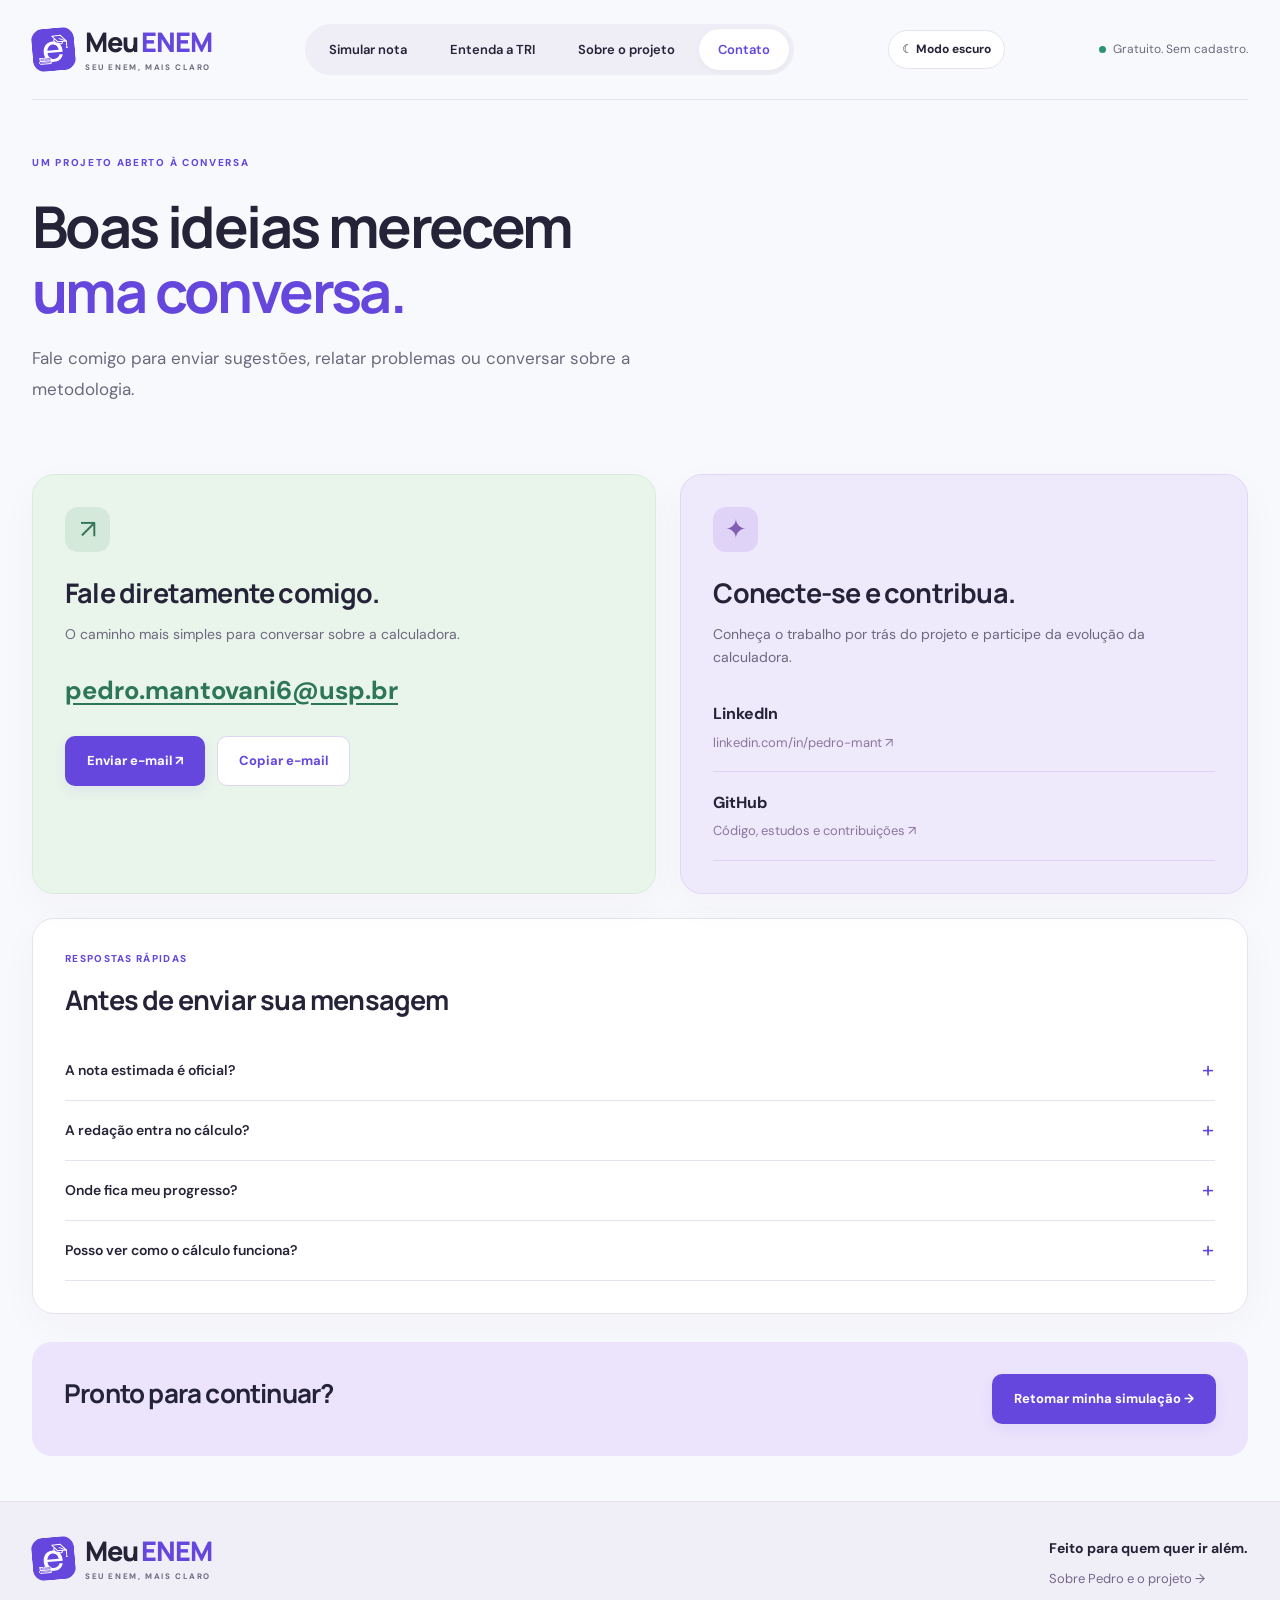
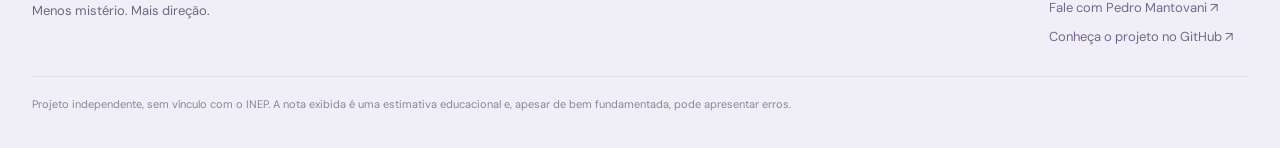
<file: contato.html>
<!DOCTYPE html>
<html lang="pt-BR">
  <head>
    <meta charset="UTF-8" />
    <meta name="viewport" content="width=device-width, initial-scale=1.0" />
    <title>Contato • Meu ENEM</title>
    <meta
      name="description"
      content="Entenda a estimativa de nota do ENEM, explore a curva TRI e conheça o projeto."
    />
    <link rel="preconnect" href="https://fonts.googleapis.com" />
    <link rel="preconnect" href="https://fonts.gstatic.com" crossorigin />
    <link
      href="https://fonts.googleapis.com/css2?family=DM+Sans:wght@400;500;600;700&family=Manrope:wght@400;500;600;700;800&display=swap"
      rel="stylesheet"
    />
    <script src="theme.js"></script>
    <link rel="stylesheet" href="style.css" />
    <meta name="theme-color" content="#6547de" />
    <link rel="icon" type="image/svg+xml" href="favicon.svg" />
  </head>
  <body>
    <a class="skip-link" href="#conteudo">Pular para o conteúdo</a>
    <nav class="topbar" aria-label="Navegação principal">
      <a class="brand" href="index.html" aria-label="Meu ENEM — início"
        ><span class="brand-icon" aria-hidden="true"
          ><img src="favicon.svg" alt="" width="43" height="43" /></span
        ><span
          >Meu <span class="brand-accent">ENEM</span
          ><span class="brand-sub">SEU ENEM, MAIS CLARO</span></span
        ></a
      >
      <div class="nav-links">
        <a href="index.html">Simular nota</a><a href="como-funciona.html">Entenda a TRI</a
        ><a href="sobre.html">Sobre o projeto</a
        ><a href="contato.html" aria-current="page">Contato</a>
      </div>
      <button class="theme-toggle" type="button" aria-pressed="false">Modo escuro</button
      ><span class="nav-note"><span class="live-dot"></span> Gratuito. Sem cadastro.</span>
    </nav>
    <header class="page-intro">
      <span class="eyebrow">UM PROJETO ABERTO À CONVERSA</span>
      <h1>Boas ideias merecem<br /><em>uma conversa.</em></h1>
      <p>Fale comigo para enviar sugestões, relatar problemas ou conversar sobre a metodologia.</p>
    </header>
    <main id="conteudo">
      <div class="contact-grid">
        <section class="card contact-primary">
          <span class="feature-icon green">↗</span>
          <h2>Fale diretamente comigo.</h2>
          <p>O caminho mais simples para conversar sobre a calculadora.</p>
          <a class="contact-email" href="mailto:pedro.mantovani6@usp.br">pedro.mantovani6@usp.br</a>
          <div class="contact-actions">
            <a class="btn-primary" href="mailto:pedro.mantovani6@usp.br">Enviar e-mail ↗</a
            ><button class="btn-secondary" id="copy-email" type="button">Copiar e-mail</button>
          </div>
          <p id="copy-status" role="status" aria-live="polite"></p>
        </section>
        <section class="card tinted">
          <span class="feature-icon purple">✦</span>
          <h2>Conecte-se e contribua.</h2>
          <p>Conheça o trabalho por trás do projeto e participe da evolução da calculadora.</p>
          <a
            class="contact-link"
            href="https://linkedin.com/in/pedro-mant"
            target="_blank"
            rel="noopener noreferrer"
            ><strong>LinkedIn</strong><span>linkedin.com/in/pedro-mant ↗</span></a
          ><a
            class="contact-link"
            href="https://github.com/pedro-mantovani/site_calculadora_ENEM"
            target="_blank"
            rel="noopener noreferrer"
            ><strong>GitHub</strong><span>Código, estudos e contribuições ↗</span></a
          >
        </section>
      </div>
      <section class="card faq-page">
        <span class="card-label">RESPOSTAS RÁPIDAS</span>
        <h2>Antes de enviar sua mensagem</h2>
        <details>
          <summary>A nota estimada é oficial?</summary>
          <p>
            Não. A nota oficial é divulgada pelo Inep. A calculadora usa os parâmetros das questões
            para gerar uma estimativa educacional.
          </p>
        </details>
        <details>
          <summary>A redação entra no cálculo?</summary>
          <p>
            Não. O cálculo é feito para uma área da prova objetiva por vez. A redação usa critérios
            próprios.
          </p>
        </details>
        <details>
          <summary>Onde fica meu progresso?</summary>
          <p>
            No armazenamento local do navegador em que você usou a calculadora. Para retomar, use o
            mesmo dispositivo, navegador e endereço do site. Limpar os dados do navegador ou
            encerrar uma sessão privada pode apagar o progresso.
          </p>
        </details>
        <details>
          <summary>Posso ver como o cálculo funciona?</summary>
          <p>
            Sim. <a href="como-funciona.html">Explore a explicação e o gráfico interativo</a>, ou
            consulte o repositório para estudar a implementação completa.
          </p>
        </details>
      </section>
      <div class="page-cta">
        <h2>Pronto para continuar?</h2>
        <a class="btn-primary" href="index.html">Retomar minha simulação →</a>
      </div>
    </main>
    <footer>
      <div>
        <a class="brand" href="index.html" aria-label="Meu ENEM — início"
          ><span class="brand-icon" aria-hidden="true"
            ><img src="favicon.svg" alt="" width="43" height="43" /></span
          ><span
            >Meu <span class="brand-accent">ENEM</span
            ><span class="brand-sub">SEU ENEM, MAIS CLARO</span></span
          ></a
        >
        <p>Menos mistério. Mais direção.</p>
      </div>
      <div class="footer-contact">
        <strong>Feito para quem quer ir além.</strong
        ><a href="sobre.html">Sobre Pedro e o projeto →</a
        ><a href="mailto:pedro.mantovani6@usp.br">Fale com Pedro Mantovani ↗</a
        ><a
          href="https://github.com/pedro-mantovani/site_calculadora_ENEM"
          target="_blank"
          rel="noopener noreferrer"
          >Conheça o projeto no GitHub ↗</a
        >
      </div>
      <small
        >Projeto independente, sem vínculo com o INEP. A nota exibida é uma estimativa educacional
        e, apesar de bem fundamentada, pode apresentar erros.</small
      >
    </footer>
    <script src="ui-helpers.js"></script>
    <script src="script.js"></script>
    <noscript
      ><div class="noscript-note">
        Ative o JavaScript para usar a calculadora e as experiências interativas.
      </div></noscript
    >
  </body>
</html>
</file>
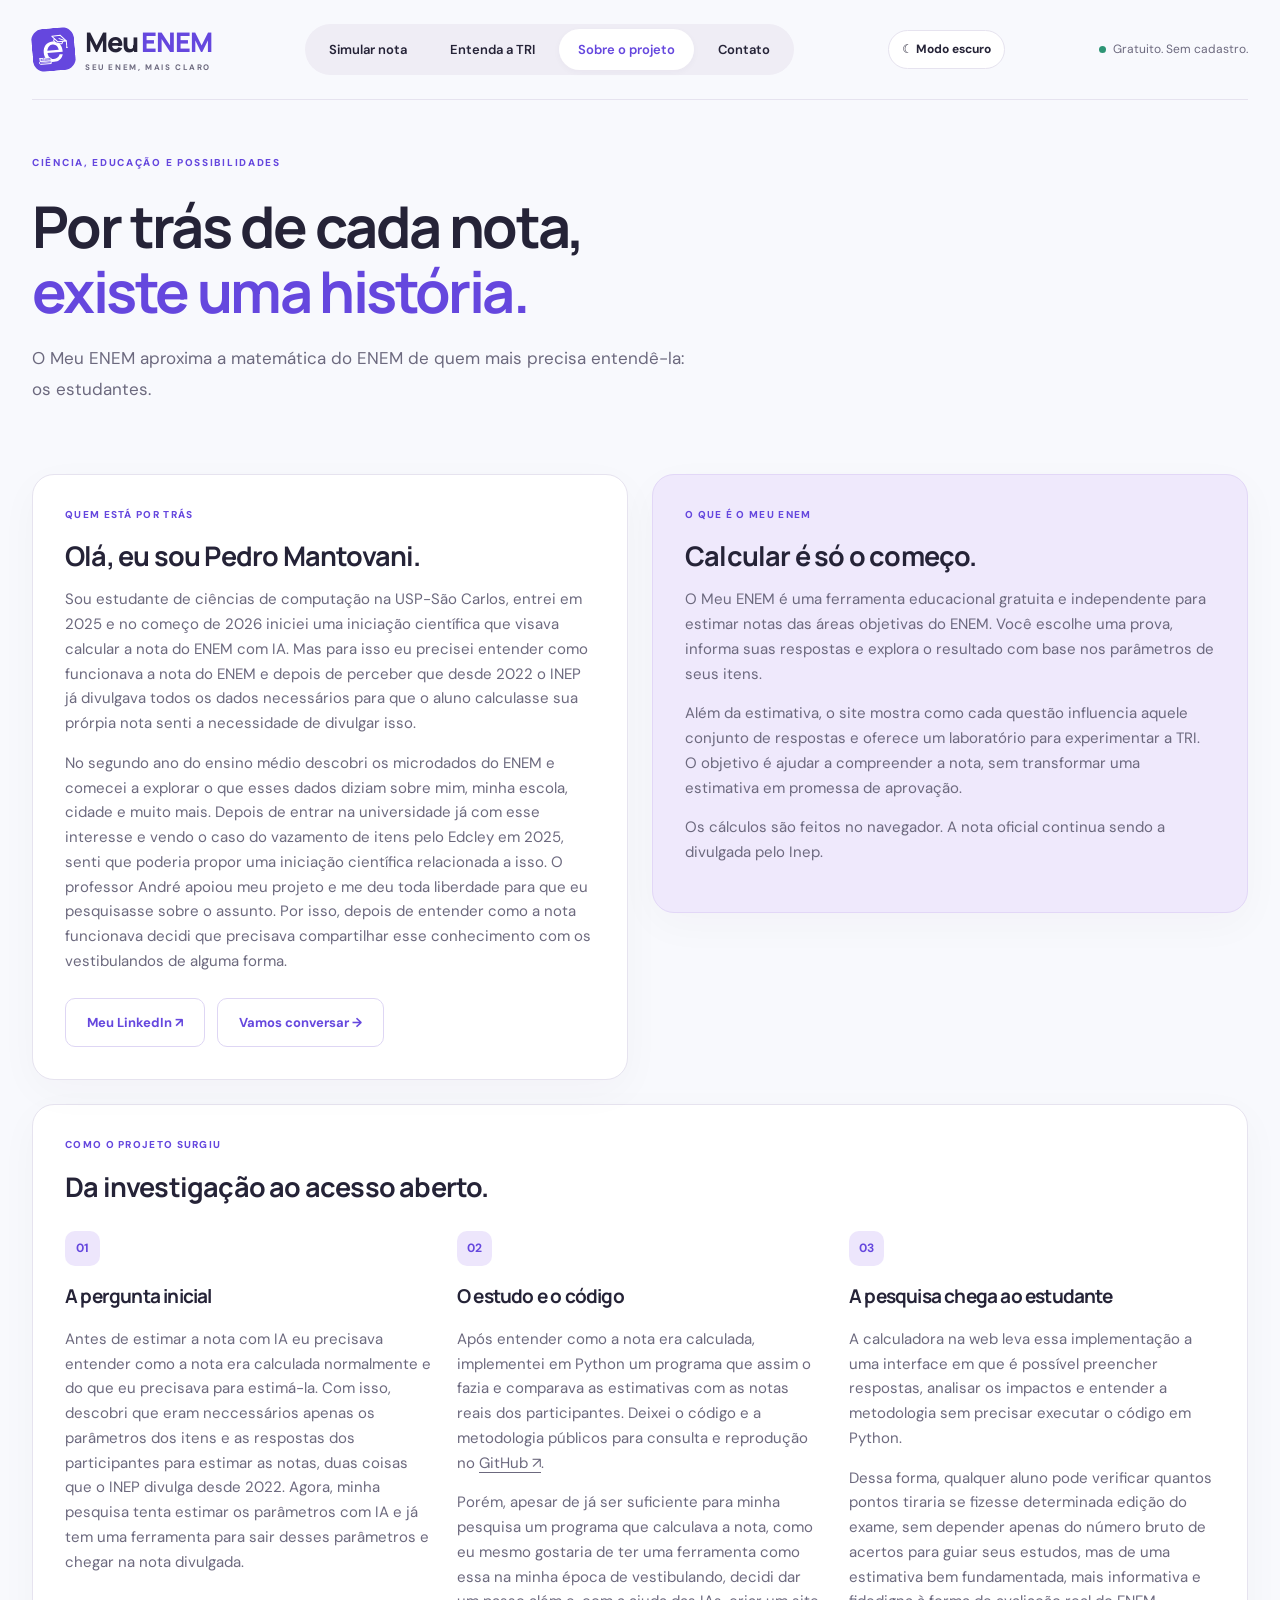
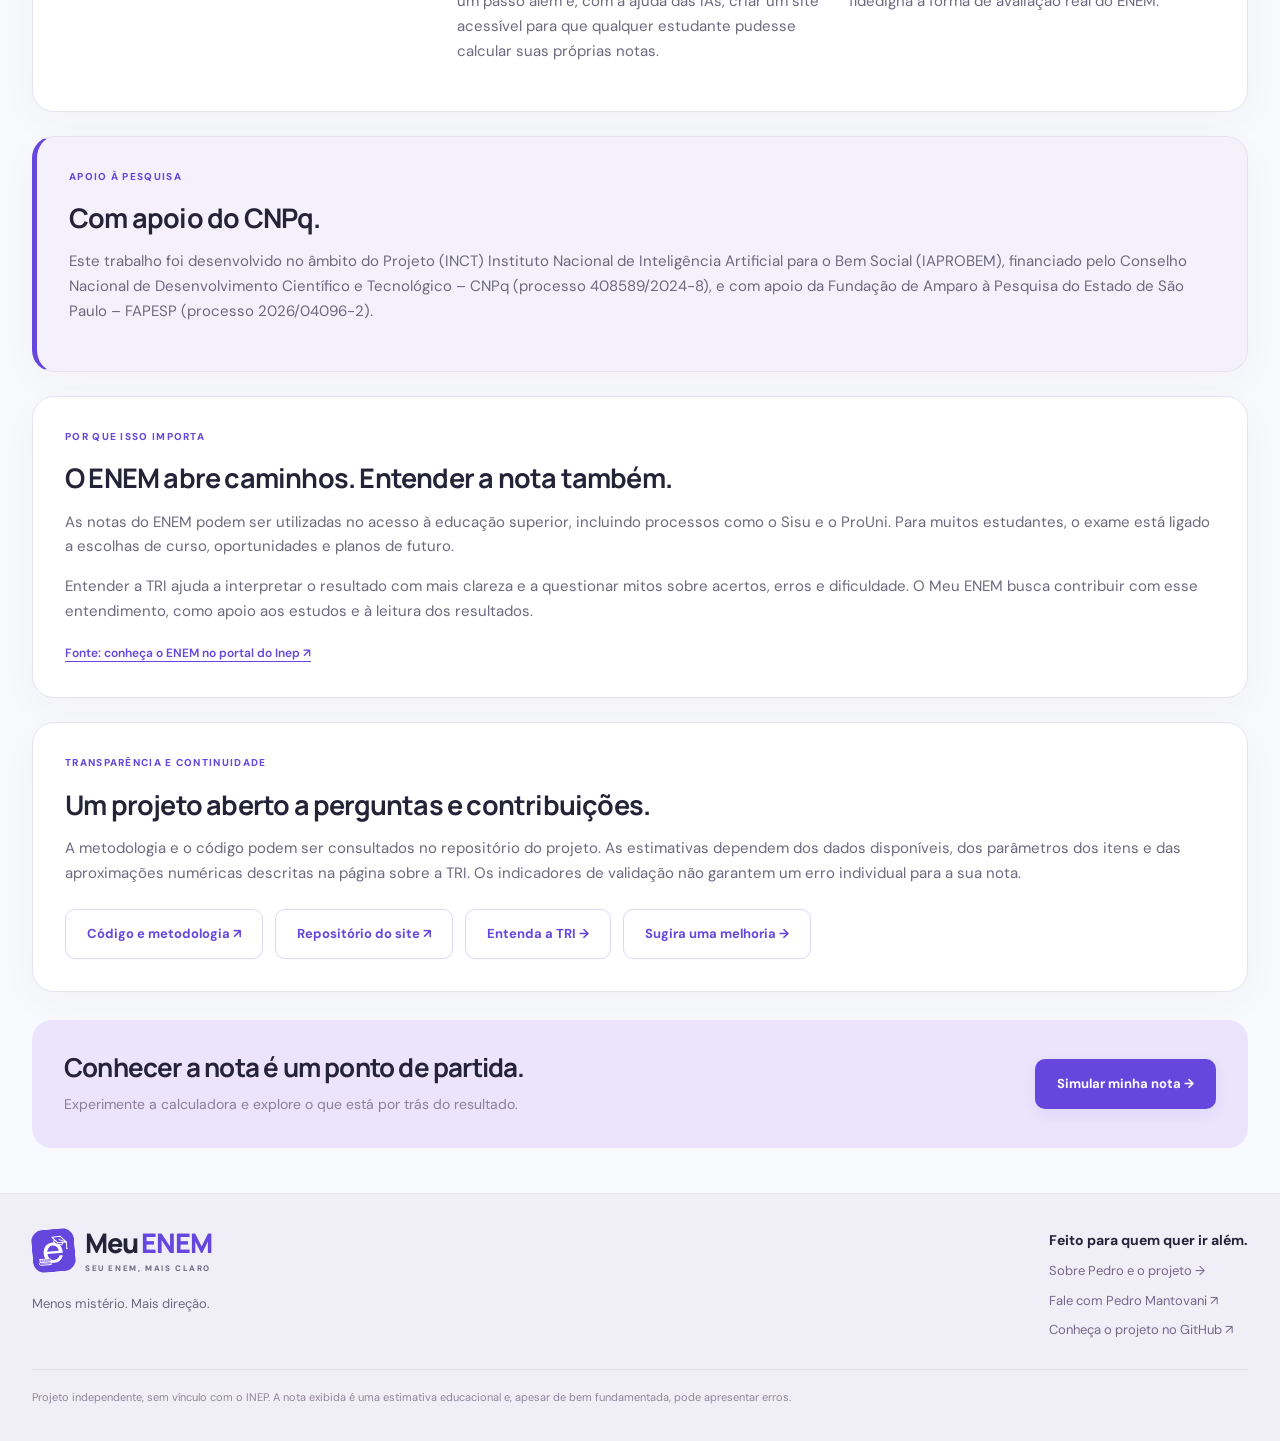
<file: sobre.html>
<!DOCTYPE html>
<html lang="pt-BR">
  <head>
    <meta charset="UTF-8" />
    <meta name="viewport" content="width=device-width, initial-scale=1.0" />
    <title>Sobre Pedro e o projeto • Meu ENEM</title>
    <meta
      name="description"
      content="Conheça Pedro Mantovani, a história do Meu ENEM, o apoio do CNPq e a proposta de tornar a nota do ENEM mais clara."
    />
    <link rel="preconnect" href="https://fonts.googleapis.com" />
    <link rel="preconnect" href="https://fonts.gstatic.com" crossorigin />
    <link
      href="https://fonts.googleapis.com/css2?family=DM+Sans:wght@400;500;600;700&family=Manrope:wght@400;500;600;700;800&display=swap"
      rel="stylesheet"
    />
    <script src="theme.js"></script>
    <link rel="stylesheet" href="style.css" />
    <meta name="theme-color" content="#6547de" />
    <link rel="icon" type="image/svg+xml" href="favicon.svg" />
  </head>
  <body>
    <a class="skip-link" href="#conteudo">Pular para o conteúdo</a>
    <nav class="topbar" aria-label="Navegação principal">
      <a class="brand" href="index.html" aria-label="Meu ENEM — início"
        ><span class="brand-icon" aria-hidden="true"
          ><img src="favicon.svg" alt="" width="43" height="43" /></span
        ><span
          >Meu <span class="brand-accent">ENEM</span
          ><span class="brand-sub">SEU ENEM, MAIS CLARO</span></span
        ></a
      >
      <div class="nav-links">
        <a href="index.html">Simular nota</a><a href="como-funciona.html">Entenda a TRI</a
        ><a href="sobre.html" aria-current="page">Sobre o projeto</a
        ><a href="contato.html">Contato</a>
      </div>
      <button class="theme-toggle" type="button" aria-pressed="false">Modo escuro</button
      ><span class="nav-note"><span class="live-dot"></span> Gratuito. Sem cadastro.</span>
    </nav>
    <header class="page-intro">
      <span class="eyebrow">CIÊNCIA, EDUCAÇÃO E POSSIBILIDADES</span>
      <h1>Por trás de cada nota,<br /><em>existe uma história.</em></h1>
      <p>
        O Meu ENEM aproxima a matemática do ENEM de quem mais precisa entendê-la: os estudantes.
      </p>
    </header>
    <main id="conteudo" class="about-page">
      <div class="learning-grid">
        <section class="card">
          <span class="card-label">QUEM ESTÁ POR TRÁS</span>
          <h2>Olá, eu sou Pedro Mantovani.</h2>
          <p>
            Sou estudante de ciências de computação na USP-São Carlos, entrei em 2025 e no começo de
            2026 iniciei uma iniciação científica que visava calcular a nota do ENEM com IA. Mas
            para isso eu precisei entender como funcionava a nota do ENEM e depois de perceber que
            desde 2022 o INEP já divulgava todos os dados necessários para que o aluno calculasse
            sua prórpia nota senti a necessidade de divulgar isso.
          </p>
          <p>
            No segundo ano do ensino médio descobri os microdados do ENEM e comecei a explorar o que
            esses dados diziam sobre mim, minha escola, cidade e muito mais. Depois de entrar na
            universidade já com esse interesse e vendo o caso do vazamento de itens pelo Edcley em
            2025, senti que poderia propor uma iniciação científica relacionada a isso. O professor
            André apoiou meu projeto e me deu toda liberdade para que eu pesquisasse sobre o
            assunto. Por isso, depois de entender como a nota funcionava decidi que precisava
            compartilhar esse conhecimento com os vestibulandos de alguma forma.
          </p>
          <div class="contact-actions">
            <a
              class="btn-secondary"
              href="https://linkedin.com/in/pedro-mant"
              target="_blank"
              rel="noopener noreferrer"
              >Meu LinkedIn ↗</a
            ><a class="btn-secondary" href="contato.html">Vamos conversar →</a>
          </div>
        </section>
        <section class="card tinted">
          <span class="card-label">O QUE É O MEU ENEM</span>
          <h2>Calcular é só o começo.</h2>
          <p>
            O Meu ENEM é uma ferramenta educacional gratuita e independente para estimar notas das
            áreas objetivas do ENEM. Você escolhe uma prova, informa suas respostas e explora o
            resultado com base nos parâmetros de seus itens.
          </p>
          <p>
            Além da estimativa, o site mostra como cada questão influencia aquele conjunto de
            respostas e oferece um laboratório para experimentar a TRI. O objetivo é ajudar a
            compreender a nota, sem transformar uma estimativa em promessa de aprovação.
          </p>
          <p>
            Os cálculos são feitos no navegador. A nota oficial continua sendo a divulgada pelo
            Inep.
          </p>
        </section>
      </div>
      <section class="card">
        <span class="card-label">COMO O PROJETO SURGIU</span>
        <h2>Da investigação ao acesso aberto.</h2>
        <div class="about-timeline">
          <article>
            <span>01</span>
            <h3>A pergunta inicial</h3>
            <p>
              Antes de estimar a nota com IA eu precisava entender como a nota era calculada
              normalmente e do que eu precisava para estimá-la. Com isso, descobri que eram
              neccessários apenas os parâmetros dos itens e as respostas dos participantes para
              estimar as notas, duas coisas que o INEP divulga desde 2022. Agora, minha pesquisa
              tenta estimar os parâmetros com IA e já tem uma ferramenta para sair desses parâmetros
              e chegar na nota divulgada.
            </p>
          </article>
          <article>
            <span>02</span>
            <h3>O estudo e o código</h3>
            <p>
              Após entender como a nota era calculada, implementei em Python um programa que assim o
              fazia e comparava as estimativas com as notas reais dos participantes. Deixei o código
              e a metodologia públicos para consulta e reprodução no
              <a
                href="https://github.com/pedro-mantovani/calculadora_ENEM"
                target="_blank"
                rel="noopener noreferrer"
                >GitHub ↗</a
              >.
            </p>
            <p>
              Porém, apesar de já ser suficiente para minha pesquisa um programa que calculava a
              nota, como eu mesmo gostaria de ter uma ferramenta como essa na minha época de
              vestibulando, decidi dar um passo além e, com a ajuda das IAs, criar um site acessível
              para que qualquer estudante pudesse calcular suas próprias notas.
            </p>
          </article>
          <article>
            <span>03</span>
            <h3>A pesquisa chega ao estudante</h3>
            <p>
              A calculadora na web leva essa implementação a uma interface em que é possível
              preencher respostas, analisar os impactos e entender a metodologia sem precisar
              executar o código em Python.
            </p>
            <p>
              Dessa forma, qualquer aluno pode verificar quantos pontos tiraria se fizesse
              determinada edição do exame, sem depender apenas do número bruto de acertos para guiar
              seus estudos, mas de uma estimativa bem fundamentada, mais informativa e fidedigna à
              forma de avaliação real do ENEM.
            </p>
          </article>
        </div>
      </section>
      <section class="card support-card">
        <span class="card-label">APOIO À PESQUISA</span>
        <h2>Com apoio do CNPq.</h2>
        <p>
          Este trabalho foi desenvolvido no âmbito do Projeto (INCT) Instituto Nacional de
          Inteligência Artificial para o Bem Social (IAPROBEM), financiado pelo Conselho Nacional de
          Desenvolvimento Científico e Tecnológico – CNPq (processo 408589/2024-8), e com apoio da
          Fundação de Amparo à Pesquisa do Estado de São Paulo – FAPESP (processo 2026/04096-2).
        </p>
      </section>
      <section class="card">
        <span class="card-label">POR QUE ISSO IMPORTA</span>
        <h2>O ENEM abre caminhos. Entender a nota também.</h2>
        <p>
          As notas do ENEM podem ser utilizadas no acesso à educação superior, incluindo processos
          como o Sisu e o ProUni. Para muitos estudantes, o exame está ligado a escolhas de curso,
          oportunidades e planos de futuro.
        </p>
        <p>
          Entender a TRI ajuda a interpretar o resultado com mais clareza e a questionar mitos sobre
          acertos, erros e dificuldade. O Meu ENEM busca contribuir com esse entendimento, como
          apoio aos estudos e à leitura dos resultados.
        </p>
        <a
          class="text-button"
          href="https://www.gov.br/inep/pt-br/areas-de-atuacao/avaliacao-e-exames-educacionais/enem/"
          target="_blank"
          rel="noopener noreferrer"
          >Fonte: conheça o ENEM no portal do Inep ↗</a
        >
      </section>
      <section class="card">
        <span class="card-label">TRANSPARÊNCIA E CONTINUIDADE</span>
        <h2>Um projeto aberto a perguntas e contribuições.</h2>
        <p>
          A metodologia e o código podem ser consultados no repositório do projeto. As estimativas
          dependem dos dados disponíveis, dos parâmetros dos itens e das aproximações numéricas
          descritas na página sobre a TRI. Os indicadores de validação não garantem um erro
          individual para a sua nota.
        </p>
        <div class="contact-actions">
          <a
            class="btn-secondary"
            href="https://github.com/pedro-mantovani/calculadora_ENEM"
            target="_blank"
            rel="noopener noreferrer"
            >Código e metodologia ↗</a
          ><a
            class="btn-secondary"
            href="https://github.com/pedro-mantovani/site_calculadora_ENEM"
            target="_blank"
            rel="noopener noreferrer"
            >Repositório do site ↗</a
          ><a class="btn-secondary" href="como-funciona.html">Entenda a TRI →</a
          ><a class="btn-secondary" href="contato.html">Sugira uma melhoria →</a>
        </div>
      </section>
      <div class="page-cta">
        <div>
          <h2>Conhecer a nota é um ponto de partida.</h2>
          <p>Experimente a calculadora e explore o que está por trás do resultado.</p>
        </div>
        <a class="btn-primary" href="index.html">Simular minha nota →</a>
      </div>
    </main>
    <footer>
      <div>
        <a class="brand" href="index.html" aria-label="Meu ENEM — início"
          ><span class="brand-icon" aria-hidden="true"
            ><img src="favicon.svg" alt="" width="43" height="43" /></span
          ><span
            >Meu <span class="brand-accent">ENEM</span
            ><span class="brand-sub">SEU ENEM, MAIS CLARO</span></span
          ></a
        >
        <p>Menos mistério. Mais direção.</p>
      </div>
      <div class="footer-contact">
        <strong>Feito para quem quer ir além.</strong
        ><a href="sobre.html">Sobre Pedro e o projeto →</a
        ><a href="mailto:pedro.mantovani6@usp.br">Fale com Pedro Mantovani ↗</a
        ><a
          href="https://github.com/pedro-mantovani/site_calculadora_ENEM"
          target="_blank"
          rel="noopener noreferrer"
          >Conheça o projeto no GitHub ↗</a
        >
      </div>
      <small
        >Projeto independente, sem vínculo com o INEP. A nota exibida é uma estimativa educacional
        e, apesar de bem fundamentada, pode apresentar erros.</small
      >
    </footer>
    <script src="ui-helpers.js"></script>
    <script src="script.js"></script>
    <noscript
      ><div class="noscript-note">
        Ative o JavaScript para usar a calculadora e as experiências interativas.
      </div></noscript
    >
  </body>
</html>
</file>
<file: style.css>
/* Meu ENEM — interface responsiva. O modelo TRI permanece em script.js. */
:root {
  --ink: #252337;
  --muted: #6c697e;
  --green: #6547de;
  --lime: #d9f88b;
  --paper: #fff;
  --paper-line: #e6e3ef;
  --purple: #ede8ff;
  --danger: #b32e48;
  --radius: 22px;
  --shadow: 0 12px 40px #30254a08;
}
* {
  box-sizing: border-box;
}
html {
  scroll-behavior: smooth;
  scroll-padding-top: 24px;
}
body {
  margin: 0;
  background: #f8f9fd;
  color: var(--ink);
  font:
    16px/1.65 "DM Sans",
    system-ui,
    sans-serif;
}
h1,
h2,
h3 {
  font-family: Manrope, system-ui, sans-serif;
  line-height: 1.2;
  letter-spacing: -0.8px;
}
h2 {
  font-size: 28px;
}
h3 {
  font-size: 20px;
}
a {
  color: inherit;
  text-underline-offset: 4px;
}
button,
input,
select,
textarea {
  font: inherit;
}
button,
a,
input,
select,
summary {
  -webkit-tap-highlight-color: transparent;
}
button,
summary {
  cursor: pointer;
}
button,
a {
  transition:
    background 0.18s,
    box-shadow 0.18s,
    transform 0.18s;
}
button:disabled {
  opacity: 0.55;
  cursor: not-allowed;
}
button:hover:not(:disabled),
.btn-primary:hover,
.btn-secondary:hover {
  transform: translateY(-1px);
}
:focus-visible {
  outline: 3px solid #9879f3;
  outline-offset: 4px;
}
.hidden,
[hidden] {
  display: none !important;
}
.skip-link {
  position: fixed;
  top: -100px;
  left: 16px;
  background: white;
  padding: 12px 20px;
  z-index: 99;
  border: 2px solid var(--green);
  border-radius: 12px;
}
.skip-link:focus {
  top: 12px;
}
.topbar,
main,
.page-intro {
  max-width: 1240px;
  width: calc(100% - 64px);
  margin-inline: auto;
}
.topbar {
  display: flex;
  justify-content: space-between;
  align-items: center;
  gap: 28px;
  min-height: 100px;
  border-bottom: 1px solid var(--paper-line);
}
.brand {
  display: inline-flex;
  align-items: center;
  gap: 10px;
  font-family: Manrope, system-ui, sans-serif;
  font-size: 27px;
  line-height: 1;
  font-weight: 800;
  letter-spacing: -1.2px;
  text-decoration: none;
  white-space: nowrap;
}
.brand-icon {
  display: grid;
  place-items: center;
  background: transparent;
  width: 43px;
  height: 43px;
  border-radius: 13px;
  transform: rotate(-5deg);
}
.brand-icon img {
  display: block;
  width: 100%;
  height: 100%;
  object-fit: contain;
}
.brand-accent {
  color: var(--green);
}
.brand-sub {
  display: block;
  font-family: "DM Sans", system-ui, sans-serif;
  font-size: 8px;
  font-weight: 700;
  letter-spacing: 1.6px;
  margin-top: 8px;
  color: var(--muted);
}
.nav-links {
  display: flex;
  gap: 5px;
  background: #efedf5;
  padding: 5px;
  border-radius: 50px;
}
.nav-links a {
  font-size: 13px;
  font-weight: 600;
  padding: 10px 19px;
  text-decoration: none;
  border-radius: 30px;
  white-space: nowrap;
}
.nav-links a[aria-current="page"] {
  background: white;
  color: var(--green);
  box-shadow: 0 2px 7px #30254a09;
}
.nav-links a:hover {
  background: #fff9;
}
.nav-note {
  display: flex;
  align-items: center;
  gap: 7px;
  font-size: 12px;
  color: var(--muted);
  white-space: nowrap;
}
.live-dot {
  width: 7px;
  height: 7px;
  border-radius: 50%;
  background: #2d9575;
  display: inline-block;
}
.eyebrow {
  display: inline-flex;
  gap: 8px;
  align-items: center;
  font-size: 10px;
  letter-spacing: 1.7px;
  font-weight: 800;
  color: var(--green);
}
.page-intro {
  padding: 48px 0 34px;
  margin-bottom: 18px;
}
.page-intro h1 {
  font-size: clamp(36px, 4.5vw, 60px);
  letter-spacing: -2.6px;
  line-height: 1.12;
  margin: 20px 0;
}
.page-intro h1 em {
  font-style: normal;
  color: var(--green);
}
.page-intro p {
  font-size: 17px;
  color: var(--muted);
  max-width: 660px;
  line-height: 1.8;
}
.calculator-intro {
  display: grid;
  grid-template-columns: 1.25fr 1fr;
  align-items: center;
  gap: 50px;
  padding: 56px 0 50px;
  margin-bottom: 0;
}
.calculator-intro h1 {
  font-size: clamp(38px, 4.4vw, 60px);
}
.hero-copy > p {
  max-width: 540px;
  font-size: 16px;
  margin: 22px 0;
}
.hero-actions {
  display: flex;
  gap: 24px;
  align-items: center;
  margin-top: 28px;
}
.learn-link {
  font-size: 13px;
  font-weight: 700;
  text-decoration: none;
}
.learn-link:hover {
  text-decoration: underline;
}
.hero-tags {
  display: flex;
  flex-wrap: wrap;
  gap: 10px 21px;
  font-size: 10px;
  color: var(--muted);
  margin-top: 24px;
}
.hero-visual {
  height: 330px;
  position: relative;
  display: grid;
  place-items: center;
  isolation: isolate;
}
.visual-orbit {
  position: absolute;
  width: 320px;
  height: 300px;
  background: #e8e1fd;
  border-radius: 48% 52% 60% 40%;
  transform: rotate(20deg);
  z-index: -1;
}
.visual-orbit:after {
  content: "";
  position: absolute;
  inset: -20px;
  border: 1px dashed #d7cbee;
  border-radius: 50%;
}
.visual-card {
  width: 300px;
  background: white;
  border-radius: 21px;
  padding: 24px;
  transform: rotate(-5deg);
  box-shadow: 0 20px 50px #57439418;
  border: 1px solid #ebe6f6;
}
.visual-card-top {
  display: flex;
  align-items: center;
  justify-content: space-between;
  color: var(--green);
}
.visual-badge {
  font-size: 8px;
  font-weight: 700;
  letter-spacing: 1.2px;
}
.visual-card h2 {
  font-size: 25px;
  letter-spacing: -1px;
  margin: 16px 0;
}
.visual-card h2 span {
  color: var(--green);
}
.visual-bars {
  height: 91px;
  display: flex;
  align-items: end;
  gap: 10px;
  padding: 0 4px;
  border-bottom: 1px solid #eee9f5;
}
.visual-bars i {
  flex: 1;
  background: #c3b1fa;
  border-radius: 7px 7px 0 0;
  height: 20%;
}
.visual-bars i:nth-child(2) {
  height: 36%;
  background: #d4c7fa;
}
.visual-bars i:nth-child(3) {
  height: 31%;
  background: #d4c7fa;
}
.visual-bars i:nth-child(4) {
  height: 55%;
  background: #a38aef;
}
.visual-bars i:nth-child(5) {
  height: 66%;
  background: #8b6de9;
}
.visual-bars i:nth-child(6) {
  height: 80%;
  background: #7655e4;
}
.visual-bars i:nth-child(7) {
  height: 100%;
  background: #d9f88b;
}
.visual-card-bottom {
  font-size: 10px;
  display: flex;
  justify-content: space-between;
  margin-top: 16px;
  color: var(--muted);
}
.visual-card-bottom b {
  color: var(--green);
}
.visual-star {
  position: absolute;
  right: 40px;
  top: 0;
  font-size: 76px;
  color: #fe9c86;
  line-height: 1;
  z-index: 2;
}
.visual-sticker {
  position: absolute;
  right: 0;
  bottom: 39px;
  background: #dbf797;
  border-radius: 12px;
  padding: 12px 20px;
  font-size: 12px;
  line-height: 1.5;
  transform: rotate(7deg);
  box-shadow: 0 8px 20px #2923300a;
}
.visual-sticker strong {
  font-size: 14px;
}
.visual-caption {
  position: absolute;
  bottom: -16px;
  color: #928a9d;
  font-size: 10px;
}
.workspace-title {
  display: flex;
  align-items: center;
  justify-content: space-between;
  gap: 20px;
  margin: 28px 0 22px;
}
.workspace-title h2 {
  font-size: 28px;
  margin: 9px 0 0;
}
.workspace-label {
  font-size: 10px;
  font-weight: 700;
  letter-spacing: 1.4px;
  color: var(--muted);
  border: 1px solid var(--paper-line);
  padding: 8px 13px;
  border-radius: 8px;
}
.session-bar {
  display: flex;
  justify-content: space-between;
  align-items: center;
  gap: 20px;
  font-size: 12px;
  padding: 14px 18px;
  background: #eff4f0;
  border: 1px solid #e1eae3;
  border-radius: 12px;
  color: #466658;
}
.session-bar > div {
  display: flex;
  gap: 18px;
  flex-shrink: 0;
}
.text-button {
  border: 0;
  background: transparent;
  color: var(--green);
  font-size: 12px;
  font-weight: 600;
  padding: 4px 0;
  text-decoration: underline;
  text-underline-offset: 4px;
}
.exam-summary {
  font-size: 14px;
  color: var(--green);
  background: #ede8ff;
  border-radius: 10px;
  padding: 12px 18px;
  margin: 18px 0 0;
}
.journey {
  list-style: none;
  padding: 0;
  display: flex;
  gap: 25px;
  border-bottom: 1px solid var(--paper-line);
  margin: 7px 0 26px;
}
.journey li {
  flex: 1;
  display: flex;
  align-items: center;
  gap: 11px;
  font-size: 12px;
  padding: 20px 0 17px;
  border-bottom: 2px solid transparent;
  color: #767181;
}
.journey li span {
  display: grid;
  place-items: center;
  border-radius: 50%;
  width: 29px;
  height: 29px;
  background: #eceaf2;
  font-size: 12px;
  flex-shrink: 0;
}
.journey li.active {
  border-color: var(--green);
  color: var(--green);
  font-weight: 700;
}
.journey li.active span {
  background: var(--green);
  color: white;
  box-shadow: 0 0 0 5px #eee9ff;
}
.journey li.complete span {
  background: #dff1e8;
  color: #277355;
}
.calculator-layout {
  display: grid;
  grid-template-columns: minmax(0, 1fr) 300px;
  gap: 26px;
  align-items: start;
}
.calculator-panels {
  min-width: 0;
}
.card {
  background: white;
  border: 1px solid var(--paper-line);
  border-radius: var(--radius);
  padding: 32px;
  margin: 0 0 24px;
  box-shadow: var(--shadow);
}
.card-label {
  display: flex;
  align-items: center;
  gap: 9px;
  font-size: 10px;
  font-weight: 800;
  letter-spacing: 1.3px;
  text-transform: uppercase;
  color: var(--green);
}
.step-index {
  display: inline-flex;
  padding: 3px 7px;
  background: #eee9fc;
  border-radius: 5px;
  letter-spacing: 0;
}
.card h2 {
  font-size: 27px;
  margin: 17px 0 10px;
}
.card-desc {
  font-size: 14px;
  color: var(--muted);
  line-height: 1.7;
  margin: 0 0 26px;
}
.input-mode-toggle {
  display: flex;
  gap: 5px;
  padding: 5px;
  border-radius: 11px;
  background: #f2f0f7;
  margin: 24px 0 !important;
}
.input-mode-toggle .radio-label {
  flex: 1;
  justify-content: center;
  padding: 10px 8px;
  border-radius: 8px;
  font-size: 13px;
  cursor: pointer;
}
.input-mode-toggle .radio-label:has(:checked) {
  background: white;
  color: var(--green);
  font-weight: 700;
  box-shadow: 0 2px 5px #3123480a;
}
.radio-label {
  display: flex;
  align-items: center;
  gap: 9px;
  font-size: 14px;
}
.radio-label input {
  width: 16px;
  height: 16px;
  accent-color: var(--green);
  flex-shrink: 0;
}
.field-grid {
  display: grid;
  grid-template-columns: 1fr 1fr;
  gap: 21px 18px;
}
.field-row label,
.paste-label {
  display: block;
  font-size: 13px;
  font-weight: 700;
  margin-bottom: 8px;
}
select,
input[type="text"],
input[type="number"] {
  width: 100%;
  height: 51px;
  border: 1px solid #dedbe8;
  border-radius: 10px;
  padding: 0 13px;
  color: var(--ink);
  background: #fff;
  min-width: 0;
  font-size: 14px;
}
select:disabled {
  background: #f6f5f9;
  color: #938d9f;
}
input::placeholder,
textarea::placeholder {
  color: #9a94a6;
}
#bloco-codigo {
  border: 0 !important;
  margin-top: 0 !important;
  padding-top: 0 !important;
}
#bloco-cascata[inert] {
  display: none;
}
.btn-primary,
.btn-secondary,
.choice-btn {
  display: inline-flex;
  align-items: center;
  justify-content: center;
  gap: 18px;
  min-height: 47px;
  border-radius: 10px;
  border: 1px solid transparent;
  padding: 13px 21px;
  font-size: 13px;
  font-weight: 700;
  text-decoration: none;
}
.btn-primary {
  background: var(--green);
  color: #fff;
  box-shadow: 0 5px 13px #6547de15;
}
.btn-primary:hover {
  background: #5434c9;
  box-shadow: 0 8px 18px #6547de22;
}
.btn-secondary {
  background: white;
  color: var(--green);
  border-color: #ded6f4;
}
.btn-secondary:hover {
  background: #f4f0ff;
}
.choice-row {
  display: flex;
  gap: 14px;
}
.choice-btn {
  flex: 1;
  background: #f3effe;
  border-color: #e1d8f7;
  color: var(--green);
  min-height: 70px;
  font-size: 17px;
}
.choice-btn.selected {
  background: var(--green);
  color: white;
}
#btn-carregar {
  width: 100%;
  margin-top: 26px;
}
#btn-calcular {
  min-width: 245px;
  margin-top: 18px;
}
.hint {
  font-size: 13px;
  margin: 13px 0 0;
}
.hint:empty {
  display: none;
}
.error {
  color: var(--danger);
}
.ok {
  color: #247050;
}
.alerta {
  color: #936016;
}
.workspace-aside {
  display: grid;
  gap: 17px;
}
.aside-tip {
  background: #ebe5fc;
  border: 1px solid #e1d8f7;
  border-radius: 22px;
  padding: 27px;
}
.aside-icon {
  display: block;
  font-size: 40px;
  line-height: 1;
  color: var(--green);
  margin-bottom: 22px;
}
.aside-tip .eyebrow {
  font-size: 9px;
}
.aside-tip h2 {
  font-size: 23px;
  margin: 12px 0 24px;
  letter-spacing: -0.8px;
}
.aside-tip ol {
  padding: 0;
  list-style: none;
  counter-reset: guide;
}
.aside-tip li {
  position: relative;
  counter-increment: guide;
  padding-left: 31px;
  margin: 20px 0;
  font-size: 12px;
}
.aside-tip li:before {
  content: "0" counter(guide);
  position: absolute;
  left: 0;
  top: 1px;
  color: #8b75bb;
  font-size: 10px;
  font-weight: 700;
}
.aside-tip b,
.aside-tip li span {
  display: block;
}
.aside-tip li span {
  color: #756687;
  font-size: 12px;
  margin-top: 5px;
}
.aside-tip > a {
  font-size: 12px;
  font-weight: 700;
  color: #614593;
  display: block;
  border-top: 1px solid #d8cdef;
  padding-top: 18px;
  text-decoration: none;
}
.aside-note {
  display: flex;
  gap: 13px;
  padding: 17px 21px;
  border: 1px solid #e9e1d8;
  background: #fff8ee;
  border-radius: 15px;
}
.aside-note > span {
  font-size: 25px;
  color: #af754b;
}
.aside-note p {
  font-size: 12px;
  color: #89745d;
  margin: 0;
}
.aside-note b {
  display: block;
  color: #695541;
  margin-bottom: 4px;
}
.info-precisao {
  border: 1px solid #d9e8df;
  background: #f1f8f3;
  border-radius: 12px;
  padding: 0 16px;
  margin: 22px 0;
}
.info-precisao details {
  border: 0;
}
.precisao-badge,
.precisao-label {
  font-size: 12px;
}
.precisao-grid {
  display: flex;
  gap: 30px;
  margin: 12px 0;
  flex-wrap: wrap;
}
.precisao-item span {
  display: block;
}
.precisao-label {
  color: #69796f;
}
.precisao-valor {
  font-size: 24px;
  font-weight: 700;
  color: #287552;
}
.precisao-obs {
  font-size: 12px;
  line-height: 1.6;
  margin-bottom: 16px;
}
.optional-panel {
  border: 1px solid var(--paper-line);
  background: #faf9fc;
  padding: 0 18px;
  border-radius: 12px;
  margin: 20px 0;
}
details {
  border-bottom: 1px solid var(--paper-line);
}
summary {
  font-size: 14px;
  font-weight: 600;
  list-style: none;
  padding: 18px 27px 18px 0;
  position: relative;
}
summary:after {
  content: "+";
  position: absolute;
  right: 1px;
  top: 15px;
  font-size: 22px;
  line-height: 1.3;
  color: var(--green);
  font-weight: 400;
}
details[open] > summary:after {
  content: "−";
}
summary::-webkit-details-marker {
  display: none;
}
details p,
details li {
  font-size: 14px;
  color: var(--muted);
  line-height: 1.8;
}
details p {
  margin-top: 0;
  padding-bottom: 10px;
}
details ul {
  padding-left: 23px;
}
details li {
  margin: 10px 0;
}
.paste-label {
  margin-top: 10px;
}
.paste-row {
  display: flex;
  gap: 10px;
  margin: 15px 0;
  flex-wrap: wrap;
}
textarea {
  width: 100%;
  min-height: 105px;
  resize: vertical;
  border: 1px solid #dcd7e7;
  border-radius: 10px;
  padding: 14px;
  font:
    15px/1.7 ui-monospace,
    monospace;
  color: var(--ink);
  background: white;
}
.input-help {
  font-size: 12px;
  color: var(--muted);
  line-height: 1.7;
}
.paste-options {
  display: flex;
  flex-wrap: wrap;
  gap: 16px;
  margin: 18px 0;
}
.paste-options label {
  display: flex;
  flex-direction: column;
  gap: 7px;
  font-size: 12px;
  font-weight: 600;
}
.paste-options input {
  width: 130px;
}
.correction-toggle {
  padding: 14px 16px;
  border: 1px solid var(--paper-line);
  border-radius: 10px;
  margin-top: 22px;
}
.answer-progress {
  display: flex;
  justify-content: space-between;
  align-items: center;
  gap: 16px;
  font-size: 13px;
  font-weight: 600;
  color: var(--green);
  margin: 22px 0 10px;
}
progress {
  height: 8px;
  width: 160px;
  border: 0;
  border-radius: 20px;
  overflow: hidden;
  accent-color: var(--green);
}
progress::-webkit-progress-bar {
  background: #ece6fa;
}
progress::-webkit-progress-value {
  background: var(--green);
}
.correction-legend {
  display: none;
  font-size: 12px;
  color: var(--muted);
  margin: 12px 0;
}
.correction-legend span {
  margin-left: 12px;
}
#step-respostas:has(#check-correcao:checked) .correction-legend {
  display: block;
}
.bubble-sheet {
  display: grid;
  grid-auto-flow: column;
  gap: 0 24px;
  margin: 20px 0;
}
.bubble-row,
.bubble-row.answered {
  display: flex;
  align-items: center;
  justify-content: space-between;
  gap: 6px;
  padding: 9px 7px;
  background: #fcfbff;
  border-bottom: 1px solid #ebe6f5;
  break-inside: avoid;
}
.bubble-row.stripe,
.bubble-row.stripe.answered {
  background: #f0edf8;
}
.bubble-qnum {
  min-width: 29px;
  font-size: 13px;
  font-weight: 700;
  color: #7a7189;
  font-variant-numeric: tabular-nums;
}
.bubble {
  height: 38px;
  width: 38px;
  flex-shrink: 0;
  display: inline-grid;
  place-items: center;
  border: 1px solid #d7d0e6;
  border-radius: 50%;
  padding: 0;
  background: #fff;
  color: #7d728b;
  font-size: 13px;
}
.bubble:hover {
  border-color: var(--green);
  background: #ebe5ff;
}
.bubble.filled {
  background: var(--green);
  color: white;
  border-color: var(--green);
  box-shadow: 0 2px 7px #6547de22;
}
.blank-bubble {
  border-style: dashed;
}
.blank-bubble.filled {
  background: #ded8e9;
  color: #524765;
  border-color: #b7adc8;
  box-shadow: none;
}
.mostrar-gabarito .bubble[data-is-correct="true"] {
  background: #e1f5e9;
  color: #217448;
  border: 2px solid #369667;
}
.mostrar-gabarito .bubble.filled[data-is-correct="true"] {
  background: #267c51;
  color: white;
}
.mostrar-gabarito .bubble.filled[data-is-correct="false"] {
  background: #ffedf1;
  color: #b12e4d;
  border: 2px dashed #c63d60;
}
.calculator-layout:has(#step-identificacao.hidden) {
  grid-template-columns: 1fr;
}
.calculator-layout:has(#step-identificacao.hidden) .workspace-aside {
  display: none;
}
.calculator-page:has(#step-identificacao.hidden) .hero-visual {
  display: none;
}
.calculator-page:has(#step-identificacao.hidden) .calculator-intro {
  display: none;
}
.calculator-page:has(#step-identificacao.hidden) .workspace-title {
  margin-top: 30px;
}
.result-kicker {
  font-size: 11px;
  color: var(--green);
  letter-spacing: 1.5px;
  margin-top: 27px;
}
.score-block {
  position: relative;
  border-radius: 18px;
  padding: 30px;
  background: linear-gradient(115deg, #eee7ff, #f4f0ff 70%, #e9f3e4);
  margin: 15px 0 24px;
  overflow: hidden;
}
.score-main {
  display: flex;
  align-items: baseline;
  gap: 12px;
  flex-wrap: wrap;
}
.score-label {
  flex-basis: 100%;
  font-size: 16px;
}
.score-number {
  font:
    800 90px/1.3 Manrope,
    system-ui,
    sans-serif;
  letter-spacing: -5px;
  color: var(--green);
  font-variant-numeric: tabular-nums;
}
.score-unit {
  font-size: 17px;
  color: #847598;
}
.score-theta {
  font-size: 14px;
  color: #685b7d;
  margin-top: 10px;
}
.technical-details {
  max-width: 460px;
}
.technical-details summary {
  font-size: 12px;
  padding-block: 10px;
}
.technical-details summary:after {
  top: 8px;
}
.technical-details p {
  font-size: 13px;
  margin: 0;
}
.result-actions {
  display: flex;
  flex-wrap: wrap;
  gap: 12px;
  margin-top: 24px;
}
#result-precision {
  padding: 20px;
  margin-bottom: 24px;
}
#result-precision h3 {
  font-size: 17px;
  margin: 0 0 10px;
}
#result-precision p {
  font-size: 13px;
  margin: 8px 0;
  color: #627769;
}
.delta-table {
  display: grid;
  grid-template-columns: repeat(2, minmax(0, 1fr));
  gap: 0 30px;
  margin-bottom: 22px;
}
.delta-row {
  display: grid;
  grid-template-columns: 40px 1fr 125px;
  gap: 10px;
  align-items: center;
  border-bottom: 1px solid var(--paper-line);
  padding: 12px 0;
  font-size: 13px;
}
.delta-bar-wrap {
  height: 7px;
  background: #eeeaf5;
  border-radius: 10px;
  overflow: hidden;
}
.delta-bar {
  display: block;
  height: 100%;
  border-radius: 10px;
}
.delta-bar.acerto {
  background: #51a883;
}
.delta-bar.erro {
  background: #a486e9;
}
.delta-value {
  text-align: right;
  font-variant-numeric: tabular-nums;
}
.delta-badge {
  font-size: 10px;
  padding: 3px 5px;
  border-radius: 5px;
  margin-left: 4px;
}
.delta-badge.acerto {
  background: #e3f5e9;
  color: #276c49;
}
.delta-badge.erro {
  background: #efe5fb;
  color: #855aa9;
}
.loading {
  padding: 15px;
  font-size: 13px;
  color: var(--muted);
}
.spinner {
  display: inline-block;
  height: 15px;
  width: 15px;
  border: 2px solid #e6dff7;
  border-top-color: var(--green);
  border-radius: 50%;
  animation: spin 1s linear infinite;
}
@keyframes spin {
  to {
    transform: rotate(360deg);
  }
}
.bottom-links {
  display: flex;
  flex-wrap: wrap;
  gap: 12px 25px;
  margin: 18px 0 28px;
  font-size: 13px;
}
.bottom-links p {
  margin: 0;
  color: var(--muted);
}
.bottom-links a {
  color: var(--green);
  font-weight: 600;
}
.privacy-note {
  margin-bottom: 45px;
  background: transparent;
}
.privacy-note p {
  font-size: 12px;
}
.privacy-note summary {
  font-size: 12px;
}
footer {
  border-top: 1px solid var(--paper-line);
  background: #f0eef6;
  padding: 35px max(32px, calc((100vw - 1240px) / 2));
  display: flex;
  flex-wrap: wrap;
  justify-content: space-between;
  gap: 28px;
  align-items: start;
}
footer p {
  font-size: 13px;
  color: var(--muted);
  margin: 12px 0;
}
.footer-contact {
  display: flex;
  flex-direction: column;
  gap: 8px;
  font-size: 13px;
}
.footer-contact strong {
  font-size: 14px;
}
.footer-contact a {
  color: #75678c;
  text-decoration: none;
}
.footer-contact a:hover {
  text-decoration: underline;
}
footer small {
  width: 100%;
  font-size: 11px;
  color: #8d859b;
  padding-top: 18px;
  border-top: 1px solid #e1ddeb;
}
.learning-nav {
  display: flex;
  gap: 12px;
  flex-wrap: wrap;
  margin: 0 0 30px;
}
.learning-nav a {
  font-size: 12px;
  padding: 9px 15px;
  background: white;
  border: 1px solid var(--paper-line);
  border-radius: 25px;
  color: var(--green);
  text-decoration: none;
  font-weight: 600;
}
.learning-grid {
  display: grid;
  grid-template-columns: 1fr 1fr;
  gap: 24px;
  align-items: start;
}
.learning-page .card > p {
  color: var(--muted);
  font-size: 15px;
}
.tinted {
  background: #efe9fc;
  border-color: #e2d7f7;
}
.parameter-list {
  font-size: 14px;
}
.parameter-list div {
  margin: 18px 0;
}
.parameter-list dt {
  font-weight: 700;
  color: #614394;
}
.parameter-list dd {
  margin: 6px 0;
  color: #82718e;
}
.section-heading {
  display: flex;
  align-items: start;
  justify-content: space-between;
  gap: 30px;
}
.section-heading p {
  font-size: 14px;
  max-width: 730px;
  color: var(--muted);
}
.section-heading .btn-secondary {
  white-space: nowrap;
}
.chart-layout {
  display: grid;
  grid-template-columns: 255px minmax(0, 1fr);
  gap: 30px;
  margin-top: 25px;
}
.chart-controls {
  background: #f6f3fd;
  border: 1px solid #ece4fa;
  border-radius: 14px;
  padding: 24px;
}
.chart-controls label {
  display: flex;
  justify-content: space-between;
  gap: 10px;
  font-size: 12px;
  font-weight: 700;
}
.chart-controls output {
  color: var(--green);
  font-variant-numeric: tabular-nums;
}
.chart-controls input {
  width: 100%;
  accent-color: var(--green);
  min-height: 30px;
}
.chart-controls p {
  font-size: 11px !important;
  color: #8c7d9e;
  margin: 0 0 22px;
}
.chart-controls p:last-child {
  margin: 0;
}
.chart-display {
  min-width: 0;
}
.chart-readout {
  padding: 15px 20px;
  border-radius: 12px;
  background: #ede8ff;
  color: #604196 !important;
  font-size: 14px !important;
}
.curve-toolbar {
  display: flex;
  gap: 8px;
  flex-wrap: wrap;
  margin-top: 18px;
}
.curve-mode {
  border: 1px solid #e0d6f3;
  background: #f7f3ff;
  color: #6c528c;
  border-radius: 8px;
  padding: 10px 15px;
  font-size: 12px;
  font-weight: 600;
}
.curve-mode.active {
  background: var(--green);
  color: white;
  border-color: var(--green);
}
#tri-chart-direct {
  display: block;
  width: 100%;
  height: auto;
  overflow: visible;
}
#tri-chart-direct text {
  font:
    14px "DM Sans",
    system-ui,
    sans-serif;
  fill: #82718e;
}
#curve-hit {
  cursor: move;
  touch-action: none;
  pointer-events: stroke;
}
#curve-hit:focus-visible {
  stroke: #b29be85c;
  outline: 0;
}
#tri-chart-direct.scaling #curve-hit {
  cursor: ew-resize;
}
#tri-chart-direct.dragging #curve-hit {
  cursor: grabbing;
}
#theta-line {
  pointer-events: none;
  stroke-width: 2;
  stroke-opacity: 1;
}
#theta-dot {
  cursor: ew-resize;
  touch-action: none;
}
#theta-dot:focus-visible {
  stroke: #412b76;
  stroke-width: 4;
  outline: 0;
}
.question-collection {
  border: 0;
  background: #f7f4fc;
  border-radius: 12px;
  padding: 0 18px;
  margin-top: 18px;
}
.question-collection > summary {
  color: var(--green);
  font-weight: 700;
}
.question-count {
  font-size: 11px;
  font-weight: 400;
  margin-left: 10px;
  color: var(--muted);
}
.question-list {
  padding-bottom: 18px;
}
.question-list details {
  background: white;
  padding: 0 16px;
  border: 1px solid var(--paper-line);
  margin: 8px 0;
  border-radius: 10px;
}
.math-block {
  overflow-x: auto;
  padding: 24px 16px;
  border-radius: 12px;
  background: #f3effc;
  margin: 20px 0;
}
.math-block math {
  font-family: "STIX Two Math", "Cambria Math", math;
  font-size: 1.25em;
  min-width: max-content;
  margin: 0 auto;
}
.worked-example {
  padding: 20px 24px;
  border-left: 4px solid #8d6de0;
  background: #f3effc;
  border-radius: 0 12px 12px 0;
  margin: 24px 0;
}
.worked-example h3 {
  margin-top: 0;
}
.worked-example p {
  font-size: 14px;
  color: var(--muted);
}
.table-scroll {
  overflow-x: auto;
}
table {
  width: 100%;
  border-collapse: collapse;
  font-size: 13px;
}
th,
td {
  text-align: left;
  padding: 12px;
  border-bottom: 1px solid var(--paper-line);
}
th {
  background: #f5f1fb;
}
caption {
  text-align: left;
  font-size: 12px;
  padding: 12px;
  color: var(--muted);
}
.page-cta {
  display: flex;
  align-items: center;
  justify-content: space-between;
  gap: 30px;
  border-radius: 20px;
  padding: 32px;
  background: #ebe4fc;
  margin: 28px 0 45px;
}
.page-cta h2 {
  font-size: 26px;
  margin: 0 0 10px;
}
.page-cta p {
  font-size: 14px;
  color: #8c7d9e;
  margin: 0;
}
.page-cta .btn-primary {
  white-space: nowrap;
}
.contact-grid {
  display: grid;
  grid-template-columns: 1.1fr 1fr;
  gap: 24px;
}
.contact-primary {
  background: #e9f4eb;
  border-color: #dce9df;
}
.feature-icon {
  display: inline-grid;
  place-items: center;
  width: 45px;
  height: 45px;
  font-size: 26px;
  border-radius: 13px;
}
.feature-icon.green {
  background: #d4e9d9;
  color: #357659;
}
.feature-icon.purple {
  background: #e0d3f8;
  color: #815db5;
}
.contact-primary h2,
.contact-grid h2 {
  margin-top: 25px;
}
.contact-grid p {
  font-size: 14px;
  color: var(--muted);
}
.contact-email {
  font-size: clamp(17px, 2vw, 27px);
  font-weight: 700;
  color: #2d7757;
  display: block;
  overflow-wrap: anywhere;
  margin: 24px 0;
}
.contact-actions {
  display: flex;
  flex-wrap: wrap;
  gap: 12px;
}
.contact-link {
  display: flex;
  flex-direction: column;
  gap: 4px;
  padding: 18px 0;
  border-bottom: 1px solid #ddd1ef;
  text-decoration: none;
}
.contact-link strong {
  font-size: 16px;
}
.contact-link span {
  color: #8a769e;
  font-size: 13px;
}
.contact-link:hover strong {
  color: var(--green);
}
.faq-page h2 {
  margin-bottom: 24px;
}
.noscript-note {
  padding: 20px;
  background: #fff0dd;
  color: #83501d;
  text-align: center;
}
@media (min-width: 1500px) {
  .topbar,
  main,
  .page-intro {
    max-width: 1380px;
  }
  .calculator-layout {
    grid-template-columns: minmax(0, 1fr) 325px;
  }
  .calculator-intro {
    gap: 100px;
  }
  footer {
    padding-inline: max(32px, calc((100vw - 1380px) / 2));
  }
}
@media (max-width: 1050px) {
  .nav-note {
    display: none;
  }
  .calculator-intro {
    gap: 25px;
    grid-template-columns: 1.2fr 1fr;
  }
  .calculator-intro h1 {
    font-size: 43px;
  }
  .visual-card {
    width: 270px;
  }
  .visual-orbit {
    width: 275px;
    height: 275px;
  }
  .visual-star {
    right: 0;
  }
  .visual-sticker {
    right: -5px;
  }
  .calculator-layout {
    grid-template-columns: minmax(0, 1fr) 255px;
    gap: 20px;
  }
  .aside-tip {
    padding: 23px;
  }
  .card {
    padding: 27px;
  }
  .chart-layout {
    grid-template-columns: 220px minmax(0, 1fr);
    gap: 18px;
  }
  .chart-controls {
    padding: 19px;
  }
  .hero-actions {
    gap: 18px;
  }
  .hero-tags {
    gap: 8px 12px;
  }
  .contact-grid {
    grid-template-columns: 1fr 1fr;
  }
}
@media (max-width: 800px) {
  .topbar,
  main,
  .page-intro {
    width: calc(100% - 40px);
  }
  .calculator-intro {
    grid-template-columns: 1fr;
    padding: 36px 0 24px;
  }
  .hero-visual {
    display: none;
  }
  .calculator-intro h1 {
    font-size: 48px;
  }
  .hero-copy > p {
    max-width: 590px;
  }
  .workspace-aside {
    display: none;
  }
  .calculator-layout {
    grid-template-columns: 1fr;
  }
  .card {
    padding: 26px;
  }
  .page-intro h1 {
    font-size: 44px;
  }
  .learning-grid,
  .contact-grid {
    grid-template-columns: 1fr;
    gap: 0;
  }
  .section-heading {
    display: block;
  }
  .section-heading .btn-secondary {
    margin-top: 8px;
  }
  .chart-layout {
    grid-template-columns: 1fr;
  }
  .chart-display {
    grid-row: 1;
  }
  .chart-controls {
    display: grid;
    grid-template-columns: 1fr;
  }
  .delta-table {
    grid-template-columns: 1fr;
  }
  .page-cta {
    align-items: start;
  }
  .nav-links a {
    padding: 10px 14px;
  }
  .brand {
    font-size: 24px;
  }
  .brand-icon {
    width: 38px;
    height: 38px;
  }
  .brand-sub {
    font-size: 7px;
  }
  .session-bar {
    font-size: 12px;
  }
  footer {
    padding: 30px 20px;
  }
  .contact-email {
    font-size: 27px;
  }
}
@media (max-width: 540px) {
  .topbar,
  main,
  .page-intro {
    width: calc(100% - 32px);
  }
  .topbar {
    flex-wrap: wrap;
    padding: 20px 0 16px;
    gap: 18px;
    justify-content: center;
  }
  .brand {
    font-size: 26px;
  }
  .brand-icon {
    width: 40px;
    height: 40px;
  }
  .nav-links {
    width: 100%;
    justify-content: space-between;
    gap: 0;
  }
  .nav-links a {
    text-align: center;
    flex: 1;
    font-size: 12px;
    padding: 10px 8px;
  }
  .calculator-intro {
    padding: 30px 0 14px;
  }
  .page-intro h1,
  .calculator-intro h1 {
    font-size: 38px;
    letter-spacing: -1.7px;
  }
  .page-intro {
    padding: 30px 0 12px;
  }
  .page-intro p,
  .hero-copy > p {
    font-size: 15px;
    line-height: 1.75;
  }
  .hero-actions {
    gap: 18px;
    flex-wrap: wrap;
    margin-top: 23px;
  }
  .hero-actions .btn-primary {
    padding-inline: 18px;
  }
  .learn-link {
    font-size: 12px;
  }
  .hero-tags {
    font-size: 9px;
  }
  .workspace-title {
    margin: 27px 0 18px;
  }
  .workspace-title h2 {
    font-size: 23px;
  }
  .workspace-label {
    display: none;
  }
  .session-bar {
    padding: 12px;
    align-items: start;
    flex-direction: column;
    gap: 4px;
  }
  .session-bar > div {
    gap: 22px;
  }
  .journey {
    gap: 9px;
    margin-bottom: 20px;
  }
  .journey li {
    flex-direction: column;
    align-items: start;
    font-size: 10px;
    line-height: 1.4;
    gap: 9px;
    padding: 17px 0 14px;
  }
  .journey li span {
    width: 26px;
    height: 26px;
  }
  .card {
    padding: 22px 17px;
    border-radius: 16px;
  }
  .card h2 {
    font-size: 25px;
  }
  .card-desc {
    font-size: 13px;
  }
  .card-label {
    font-size: 9px;
  }
  .input-mode-toggle .radio-label {
    font-size: 11px;
    gap: 6px;
    padding: 10px 5px;
  }
  .input-mode-toggle .radio-label input {
    width: 13px;
    height: 13px;
  }
  .field-grid {
    gap: 17px 12px;
  }
  .field-row label {
    font-size: 12px;
  }
  select,
  input[type="text"],
  input[type="number"],
  textarea {
    font-size: 16px;
  }
  .btn-primary,
  .btn-secondary {
    font-size: 12px;
    padding: 13px 16px;
    min-height: 46px;
  }
  .hero-actions .btn-primary {
    font-size: 13px;
  }
  .optional-panel {
    padding-inline: 13px;
  }
  .paste-options {
    display: grid;
    grid-template-columns: 1fr;
  }
  .paste-options input {
    width: 100%;
  }
  .paste-row .btn-secondary {
    flex: 1;
  }
  .radio-label {
    font-size: 12px;
  }
  .correction-toggle {
    padding: 12px;
  }
  .answer-progress {
    font-size: 12px;
  }
  progress {
    width: 85px;
  }
  .bubble-row {
    padding: 9px 6px;
    gap: 4px;
  }
  .bubble {
    width: 39px;
    height: 39px;
    font-size: 14px;
  }
  .bubble-qnum {
    min-width: 24px;
    font-size: 12px;
  }
  .correction-legend span {
    display: block;
    margin-left: 0;
  }
  #btn-calcular {
    width: 100%;
    min-width: 0;
  }
  .score-number {
    font-size: 76px;
  }
  .score-label {
    font-size: 14px;
  }
  .score-block {
    padding: 23px 20px;
  }
  .score-unit {
    font-size: 14px;
  }
  .result-actions {
    flex-direction: column;
  }
  .result-actions button {
    width: 100%;
  }
  .delta-row {
    grid-template-columns: 31px 1fr 122px;
    gap: 7px;
    font-size: 12px;
  }
  .precisao-grid {
    gap: 18px;
  }
  .precisao-label {
    font-size: 11px;
  }
  .bottom-links {
    flex-direction: column;
    gap: 12px;
    font-size: 12px;
  }
  summary {
    font-size: 13px;
  }
  details p,
  details li {
    font-size: 13px;
  }
  .learning-nav {
    gap: 8px;
    margin-bottom: 24px;
  }
  .learning-nav a {
    font-size: 10px;
    padding: 8px 12px;
  }
  .learning-page .card > p {
    font-size: 14px;
  }
  .chart-controls label {
    font-size: 13px;
  }
  .chart-controls p {
    font-size: 12px !important;
  }
  .chart-readout {
    font-size: 13px !important;
  }
  .curve-mode {
    flex: 1;
    font-size: 11px;
    padding: 10px 8px;
  }
  .question-collection {
    padding-inline: 12px;
  }
  .question-count {
    display: block;
    margin: 5px 0 0;
  }
  .question-list details {
    padding-inline: 12px;
  }
  .math-block {
    padding: 22px 12px;
  }
  .math-block math {
    font-size: 1.05em;
  }
  .page-cta {
    flex-direction: column;
    padding: 25px;
    gap: 15px;
  }
  .page-cta h2 {
    font-size: 23px;
  }
  .contact-email {
    font-size: 23px;
  }
  .contact-actions {
    flex-direction: column;
  }
  footer {
    flex-direction: column;
    gap: 22px;
  }
  footer small {
    font-size: 10px;
  }
  .privacy-note {
    margin-bottom: 30px;
  }
}
@media (max-width: 360px) {
  .field-grid {
    grid-template-columns: 1fr;
  }
  .bubble {
    width: 32px;
    height: 35px;
  }
  .bubble-row {
    gap: 3px;
  }
  .bubble-qnum {
    min-width: 20px;
  }
  .hero-actions {
    gap: 12px;
  }
  .page-intro h1,
  .calculator-intro h1 {
    font-size: 34px;
  }
}
@media (prefers-reduced-motion: reduce) {
  html {
    scroll-behavior: auto;
  }
  *,
  *:before,
  *:after {
    animation: none !important;
    transition: none !important;
  }
}
@media print {
  body {
    background: white;
    color: #111;
    font-size: 12pt;
  }
  .topbar,
  .calculator-intro,
  .workspace-title,
  .session-bar,
  .journey,
  .workspace-aside,
  .bottom-links,
  .privacy-note,
  footer,
  .result-actions,
  .skip-link,
  #export-status {
    display: none !important;
  }
  main {
    width: 100%;
    max-width: none;
  }
  .calculator-layout {
    display: block;
  }
  .card {
    box-shadow: none;
    border: 0;
    padding: 0;
  }
  .score-block {
    border: 1px solid #ccc;
    background: white;
  }
  .score-number {
    color: #111;
  }
  .exam-summary {
    background: white;
  }
  .delta-table {
    display: block;
  }
  .delta-row {
    break-inside: avoid;
  }
  .score-block,
  #result-precision {
    break-inside: avoid;
  }
  .optional-panel {
    background: white;
  }
  a {
    text-decoration: none;
  }
}

/* Sobre, precisão e navegação entre etapas. */
.journey li {
  padding: 0;
}
.journey button {
  display: flex;
  align-items: center;
  gap: 11px;
  width: 100%;
  border: 0;
  background: transparent;
  color: inherit;
  font: inherit;
  text-align: left;
  padding: 20px 0 17px;
  border-radius: 8px;
}
.journey button:hover {
  background: #ede8ff;
  transform: none;
}
.journey button:focus-visible {
  outline-offset: 0;
}
.journey button[aria-current="step"] {
  font-weight: 700;
}
#journey-status:empty {
  display: none;
}
#journey-status:not(:empty) {
  margin: -10px 0 22px;
  color: var(--green);
}
.info-precisao.precision-warning {
  background: #fff0f2;
  border-color: #efb8c4;
  color: #8f243f;
}
.precision-warning summary,
.precision-warning summary:after,
.precision-warning .precisao-valor,
.precision-warning .precisao-label,
.precision-warning .precisao-obs {
  color: #982d45;
}
.precision-warning .precisao-badge {
  color: #85273c;
}
#result-precision {
  padding: 19px 22px;
  max-width: 760px;
  border-left: 4px solid #5b9d78;
}
#result-precision.precision-warning {
  border-left-color: #cb4e6b;
}
#result-precision h3 {
  font-size: 16px;
  letter-spacing: -0.25px;
  margin: 0 0 13px;
}
#result-precision .result-precision-metrics {
  display: flex;
  flex-wrap: wrap;
  gap: 13px 36px;
}
#result-precision .result-precision-metrics > div {
  display: flex;
  flex-direction: column;
  gap: 2px;
}
#result-precision .result-precision-metrics span {
  font-size: 12px;
  color: #627769;
}
#result-precision .result-precision-metrics strong {
  font-size: 20px;
  color: #276e4b;
  font-variant-numeric: tabular-nums;
}
#result-precision p {
  font-size: 12px;
  line-height: 1.65;
  margin: 12px 0 0;
}
#result-precision.precision-warning h3,
#result-precision.precision-warning p,
#result-precision.precision-warning .result-precision-metrics span,
#result-precision.precision-warning .result-precision-metrics strong {
  color: #942d46;
}
.delta-table {
  align-items: start;
}
.delta-column {
  min-width: 0;
}
.about-page .card > p,
.about-timeline p {
  font-size: 15px;
  color: var(--muted);
}
.editorial-placeholder {
  border: 1px dashed #b9a0e6;
  background: #f6f0ff;
  padding: 14px 16px;
  border-radius: 10px;
  color: #735492 !important;
  font-size: 12px !important;
  line-height: 1.8;
}
.about-timeline {
  display: grid;
  grid-template-columns: repeat(3, minmax(0, 1fr));
  gap: 26px;
  margin-top: 28px;
}
.about-timeline article > span {
  display: inline-grid;
  place-items: center;
  background: #ede6fc;
  color: var(--green);
  width: 35px;
  height: 35px;
  border-radius: 10px;
  font-weight: 700;
  font-size: 12px;
}
.support-card {
  border-left: 5px solid var(--green);
  background: #f5f1fc;
}
.about-page .contact-actions {
  margin-top: 24px;
}
.about-page h3 {
  font-size: 19px;
}
@media (max-width: 1050px) {
  .nav-links a {
    padding-inline: 12px;
  }
  .nav-note {
    display: none;
  }
}
@media (max-width: 800px) {
  .about-timeline {
    grid-template-columns: 1fr;
    gap: 18px;
  }
  .delta-table {
    gap: 0;
  }
  .nav-links a {
    padding-inline: 10px;
    font-size: 12px;
  }
}
@media (max-width: 540px) {
  .journey li {
    padding: 0;
  }
  .journey button {
    flex-direction: column;
    align-items: start;
    gap: 9px;
    padding: 17px 2px 14px;
  }
  .nav-links {
    flex-wrap: wrap;
    border-radius: 14px;
  }
  .nav-links a {
    flex: 1 0 42%;
    padding: 10px 6px;
  }
  #result-precision {
    padding: 17px;
  }
  #result-precision .result-precision-metrics {
    gap: 12px 24px;
  }
  .about-page .card > p,
  .about-timeline p {
    font-size: 14px;
  }
}

/* Theme controls, answer import and impact exploration. */
.theme-toggle {
  flex-shrink: 0;
  border: 1px solid var(--paper-line);
  border-radius: 24px;
  padding: 9px 13px;
  background: var(--paper);
  color: var(--ink);
  font-size: 12px;
  font-weight: 700;
}
.topbar {
  gap: 16px;
  flex-wrap: wrap;
  padding-block: 18px;
}
.paste-actions {
  display: grid;
  grid-template-columns: 1fr 1fr;
  gap: 16px;
  margin: 20px 0;
}
.paste-action {
  border: 1px solid var(--paper-line);
  border-radius: 12px;
  padding: 18px;
  background: var(--paper);
  display: flex;
  flex-direction: column;
  align-items: start;
  gap: 10px;
  min-width: 0;
}
.paste-action h3 {
  margin: 0;
  font-size: 17px;
}
.paste-action p {
  margin: 0;
  padding: 0;
  font-size: 12px;
}
.paste-action label {
  font-size: 12px;
  font-weight: 700;
}
.paste-action button {
  margin-top: auto;
  width: 100%;
}
.paste-action input {
  max-width: 150px;
}
.impact-controls {
  display: flex;
  flex-wrap: wrap;
  gap: 16px;
}
.impact-controls label {
  flex: 1;
  min-width: 180px;
  font-size: 12px;
  font-weight: 700;
}
.impact-controls select {
  display: block;
  margin-top: 6px;
}
.metric-help {
  display: inline-block;
  position: relative;
  margin-left: 8px;
  vertical-align: middle;
  font:
    400 13px/1.6 "DM Sans",
    sans-serif;
  letter-spacing: 0;
}
.metric-help-button {
  display: inline-grid;
  place-items: center;
  border: 1px solid currentColor;
  border-radius: 50%;
  width: 24px;
  height: 24px;
  padding: 0;
  background: transparent;
  color: var(--ink);
  font-weight: 700;
}
.metric-tooltip {
  display: none;
  position: absolute;
  z-index: 20;
  top: 100%;
  right: -12px;
  width: min(320px, 70vw);
  padding: 15px;
  background: var(--paper);
  color: var(--ink);
  border: 1px solid var(--paper-line);
  border-radius: 12px;
  box-shadow: 0 8px 30px #0003;
  text-align: left;
}
.metric-help:not(.help-dismissed):is(:hover, :focus-within, .help-open) .metric-tooltip {
  display: block;
}
:root {
  color-scheme: light;
}
/* Night palette: neutral surfaces first, brand and semantic colors second.
   Surface levels distinguish page, cards and controls without tinting everything purple. */
:root[data-theme="dark"] {
  color-scheme: dark;
  --ink: #edf0f6;
  --muted: #a3adbf;
  --green: #b6a5fa;
  --paper: #191f2b;
  --paper-line: #30394a;
  --purple: #28263e;
  --danger: #f3a3ad;
  --shadow: 0 12px 36px #05091230, inset 0 1px 0 #ffffff04;
  --night-bg: #10151e;
  --night-inset: #141a25;
  --night-raised: #222a38;
  --night-hover: #2b3444;
  --night-brand: #7c63df;
  --night-brand-hover: #8c72ed;
  --night-success: #8ed3b7;
  --night-warning: #e4c18c;
}
[data-theme="dark"] body {
  background: radial-gradient(ellipse 75% 550px at 75% 0, #25233d60, transparent), var(--night-bg);
}
[data-theme="dark"] .topbar {
  border-bottom-color: #ffffff0d;
}
[data-theme="dark"] .brand-icon {
  background: transparent;
  box-shadow: 0 5px 18px #0002;
}
[data-theme="dark"] .brand-accent {
  color: #c0afff;
}
[data-theme="dark"] .nav-links {
  background: #ffffff04;
  border: 1px solid #ffffff08;
}
[data-theme="dark"] .nav-links a {
  color: var(--muted);
}
[data-theme="dark"] .nav-links a[aria-current="page"] {
  background: #2a3040;
  color: var(--ink);
  box-shadow:
    0 2px 6px #0002,
    inset 0 1px 0 #ffffff08;
}
[data-theme="dark"] :is(.nav-links a:hover, .journey button:hover) {
  background: #ffffff07;
  color: var(--ink);
}
[data-theme="dark"] .theme-toggle {
  background: transparent;
  color: #c2c9d6;
  border-color: #394153;
}
[data-theme="dark"] .theme-toggle:hover {
  background: var(--night-raised);
}
[data-theme="dark"] .card {
  background: var(--paper);
  border-color: #2b3342;
}
[data-theme="dark"] :is(.optional-panel, .question-collection, .input-mode-toggle) {
  background: var(--night-inset);
  border-color: #2b3342;
}
[data-theme="dark"] :is(.paste-action, .question-list details) {
  background: #1c2330;
  border-color: #30394a;
  box-shadow: 0 2px 8px #0000000a;
}
[data-theme="dark"] :is(textarea, select, input[type="text"], input[type="number"]) {
  background: #111722;
  border-color: #394355;
  color: var(--ink);
  box-shadow: inset 0 1px 3px #00000014;
}
[data-theme="dark"] :is(input, textarea)::placeholder {
  color: #8390a5;
}
[data-theme="dark"] select:disabled {
  background: #181e29;
  color: #8893a5;
  border-color: #2c3443;
}
[data-theme="dark"] .input-mode-toggle .radio-label:has(:checked) {
  background: #2a3040;
  color: var(--ink);
  box-shadow:
    inset 0 1px 0 #ffffff08,
    0 2px 5px #0002;
}
[data-theme="dark"] .btn-primary {
  background: linear-gradient(180deg, #795bd5, #694bc2);
  color: #fff;
  border-color: #a38beb44;
  box-shadow:
    inset 0 1px 0 #ffffff15,
    0 4px 12px #080c1426;
}
[data-theme="dark"] .btn-primary:hover {
  background: linear-gradient(180deg, #8061da, #7253cc);
  box-shadow: 0 5px 16px #080c1440;
}
[data-theme="dark"] :is(.btn-secondary, .choice-btn, .curve-mode, .learning-nav a) {
  background: var(--night-raised);
  color: #ded8f5;
  border-color: #42475d;
}
[data-theme="dark"]
  :is(.btn-secondary:hover, .choice-btn:hover, .curve-mode:hover, .learning-nav a:hover) {
  background: #30364a;
  border-color: #70628e;
}
[data-theme="dark"] :is(.choice-btn.selected, .curve-mode.active) {
  background: #6750bb;
  color: #fff;
  border-color: #9c84e5;
}
[data-theme="dark"] :focus-visible {
  outline-color: #b8a4ff;
}
[data-theme="dark"] .step-index {
  background: #b6a5fa12;
  color: #c5b6fb;
}
[data-theme="dark"] .journey li {
  color: #949fb2;
}
[data-theme="dark"] .journey li span {
  background: #232b39;
  color: #aeb8c9;
}
[data-theme="dark"] .journey li.active {
  color: #d4c8ff;
  border-color: #a58ae9;
}
[data-theme="dark"] .journey li.active span {
  background: #7860cd;
  color: #fff;
  box-shadow: 0 0 0 5px #9c84e512;
}
[data-theme="dark"] .journey li.complete span {
  background: #20362f;
  color: #a2d7bf;
}
[data-theme="dark"] .session-bar {
  background: #192623;
  border-color: #2b3d37;
  color: #a6c2b6;
}
[data-theme="dark"] .exam-summary {
  background: #1e2532;
  color: #c1c9d8;
  border: 1px solid #30394a;
}

/* Illustration: a quiet violet halo, a raised card, and a muted sage sticker. */
[data-theme="dark"] .visual-orbit {
  background: radial-gradient(ellipse, #54417e55, #29273e44);
}
[data-theme="dark"] .visual-orbit:after {
  border-color: #70608f38;
}
[data-theme="dark"] .visual-card {
  background: linear-gradient(145deg, #272d3e, #1c2230);
  border-color: #45465c;
  box-shadow: 0 24px 55px #05070d55;
}
[data-theme="dark"] .visual-bars {
  border-color: #ffffff0d;
}
[data-theme="dark"] .visual-bars i {
  background: #5e527e;
}
[data-theme="dark"] .visual-bars i:nth-child(2),
[data-theme="dark"] .visual-bars i:nth-child(3) {
  background: #746294;
}
[data-theme="dark"] .visual-bars i:nth-child(4) {
  background: #8971b3;
}
[data-theme="dark"] .visual-bars i:nth-child(5) {
  background: #9d81cf;
}
[data-theme="dark"] .visual-bars i:nth-child(6) {
  background: #b49ae7;
}
[data-theme="dark"] .visual-bars i:nth-child(7) {
  background: #b2cdb5;
}
[data-theme="dark"] .visual-sticker {
  background: #bed1b4;
  color: #25352b;
  box-shadow: 0 8px 24px #0003;
}
[data-theme="dark"] .visual-star {
  color: #c99d91;
}
[data-theme="dark"] .visual-caption {
  color: #9b9fb1;
}
[data-theme="dark"] :is(.aside-tip, .tinted, .support-card, .page-cta) {
  background: linear-gradient(135deg, #25273c, #1e2532);
  border-color: #3b3b52;
}
[data-theme="dark"] :is(.aside-tip li span, .aside-tip > a, .page-cta p) {
  color: #b1b7cb;
}
[data-theme="dark"] .aside-tip > a {
  border-color: #424159;
}
[data-theme="dark"] .aside-tip li:before {
  color: #a798c8;
}
[data-theme="dark"] .aside-note {
  background: #26241f;
  border-color: #423c30;
}
[data-theme="dark"] .aside-note p {
  color: #bbb3a3;
}
[data-theme="dark"] :is(.aside-note b, .aside-note > span, .alerta) {
  color: var(--night-warning);
}

/* Answer states stay distinct from general controls and background surfaces. */
[data-theme="dark"] :is(.bubble-row, .bubble-row.answered) {
  background: #181f2b;
  border-color: #2c3544;
}
[data-theme="dark"] :is(.bubble-row.stripe, .bubble-row.stripe.answered) {
  background: #202836;
}
[data-theme="dark"] .bubble-qnum {
  color: #adb8ca;
}
[data-theme="dark"] .bubble {
  background: #161d29;
  border-color: #465064;
  color: #bfc8d7;
}
[data-theme="dark"] .bubble:hover {
  background: #353048;
  border-color: #a18acb;
}
[data-theme="dark"] .bubble.filled {
  background: #7560ca;
  color: white;
  border-color: #af99ec;
  box-shadow: 0 2px 6px #0002;
}
[data-theme="dark"] .blank-bubble.filled {
  background: #343e4f;
  color: #e1e6ef;
  border-color: #657187;
  box-shadow: none;
}
[data-theme="dark"] .mostrar-gabarito .bubble[data-is-correct="true"] {
  background: #203b32;
  border-color: #6cb898;
  color: #b7ead4;
}
[data-theme="dark"] .mostrar-gabarito .bubble.filled[data-is-correct="true"] {
  background: #356f58;
  border-color: #87d1ae;
  color: #fff;
}
[data-theme="dark"] .mostrar-gabarito .bubble.filled[data-is-correct="false"] {
  background: #452c36;
  border-color: #d78798;
  color: #ffd2da;
}
[data-theme="dark"] progress::-webkit-progress-bar {
  background: #2e3747;
}

/* Results: the score carries the brand; validation remains a supporting detail. */
[data-theme="dark"] .score-block {
  background:
    radial-gradient(ellipse at 100% 0, #62548130, transparent 70%),
    linear-gradient(120deg, #262b40, #1c2533);
  border: 1px solid #42415a;
  box-shadow: inset 0 1px 0 #ffffff06;
}
[data-theme="dark"] .score-number {
  color: #d3c5ff;
}
[data-theme="dark"] :is(.score-unit, .score-theta) {
  color: #b0b6ca;
}
[data-theme="dark"] .info-precisao {
  background: #1b2728;
  border-color: #334441;
}
[data-theme="dark"] #result-precision {
  border-left-color: #6eac93;
}
[data-theme="dark"] :is(.precisao-label, #result-precision .result-precision-metrics span) {
  color: #a7bab5;
}
[data-theme="dark"] :is(.precisao-valor, #result-precision .result-precision-metrics strong, .ok) {
  color: #a7d9c3;
}
[data-theme="dark"] :is(.precisao-obs, #result-precision p) {
  color: #a7bab5;
}
[data-theme="dark"] .precisao-badge {
  color: #c0d4cd;
}
[data-theme="dark"] .info-precisao.precision-warning {
  background: #2d252a;
  border-color: #5b3e49;
}
[data-theme="dark"] #result-precision.precision-warning {
  border-left-color: #c58292;
}
[data-theme="dark"]
  :is(
    .precision-warning summary,
    .precision-warning summary:after,
    .precision-warning .precisao-valor,
    .precision-warning .precisao-label,
    .precision-warning .precisao-obs,
    .precision-warning .precisao-badge,
    #result-precision.precision-warning h3,
    #result-precision.precision-warning p,
    #result-precision.precision-warning .result-precision-metrics span,
    #result-precision.precision-warning .result-precision-metrics strong
  ) {
  color: #edb5c0;
}
[data-theme="dark"] .metric-tooltip {
  background: #283140;
  border-color: #566174;
  color: #e3e8f1;
  box-shadow: 0 10px 30px #0005;
}
[data-theme="dark"] .delta-bar-wrap {
  background: #2b3443;
}
[data-theme="dark"] .delta-bar.acerto {
  background: #78b69c;
}
[data-theme="dark"] .delta-bar.erro {
  background: #a08bcc;
}
[data-theme="dark"] .delta-badge.acerto {
  background: #263c33;
  color: #addac3;
}
[data-theme="dark"] .delta-badge.erro {
  background: #332d46;
  color: #d0c0ef;
}

/* Learning and contact use the same surface levels as the calculator. */
[data-theme="dark"] :is(.chart-controls, .math-block, .worked-example, th) {
  background: #202735;
  border-color: #343e50;
}
[data-theme="dark"] .chart-readout {
  background: #2b2c42;
  color: #d0c5ec !important;
}
[data-theme="dark"]
  :is(.parameter-list dd, .chart-controls p, .contact-link span, .footer-contact a, footer small) {
  color: var(--muted);
}
[data-theme="dark"] .parameter-list dt {
  color: #cabceb;
}
[data-theme="dark"] #tri-chart-direct text {
  fill: #a9b3c5;
}
[data-theme="dark"] #chart-grid line {
  stroke: #3a4555;
}
[data-theme="dark"] .contact-primary {
  background: linear-gradient(130deg, #1e302c, #1c252c);
  border-color: #354c44;
}
[data-theme="dark"] .contact-email {
  color: #a5d7bf;
}
[data-theme="dark"] .feature-icon.green {
  background: #304c3e;
  color: #aed8bd;
}
[data-theme="dark"] .feature-icon.purple {
  background: #3b3151;
  color: #c9b5ef;
}
[data-theme="dark"] .contact-link {
  border-color: #3c374d;
}
[data-theme="dark"] .editorial-placeholder {
  background: #282335;
  border-color: #645477;
  color: #c9b8df !important;
}
[data-theme="dark"] footer {
  background: #121822;
  border-color: #2b3342;
}
[data-theme="dark"] footer small {
  border-color: #2b3342;
}
[data-theme="dark"] .skip-link {
  background: var(--night-raised);
}
[data-theme="dark"] .privacy-note {
  background: transparent;
}

@media (max-width: 600px) {
  .paste-actions {
    grid-template-columns: 1fr;
  }
  .topbar .nav-links {
    order: 3;
    width: 100%;
    justify-content: center;
  }
  .topbar {
    justify-content: space-between;
  }
  .nav-note {
    display: none;
  }
  .metric-tooltip {
    right: auto;
    left: -175px;
  }
}

/* Keep help text inside the precision panel, including narrow screens. */
.info-precisao {
  position: relative;
}
.metric-help {
  position: static;
}
.metric-tooltip {
  left: 16px;
  right: auto;
  width: calc(100% - 32px);
  max-width: 360px;
  top: auto;
  margin-top: 8px;
}
</file>
